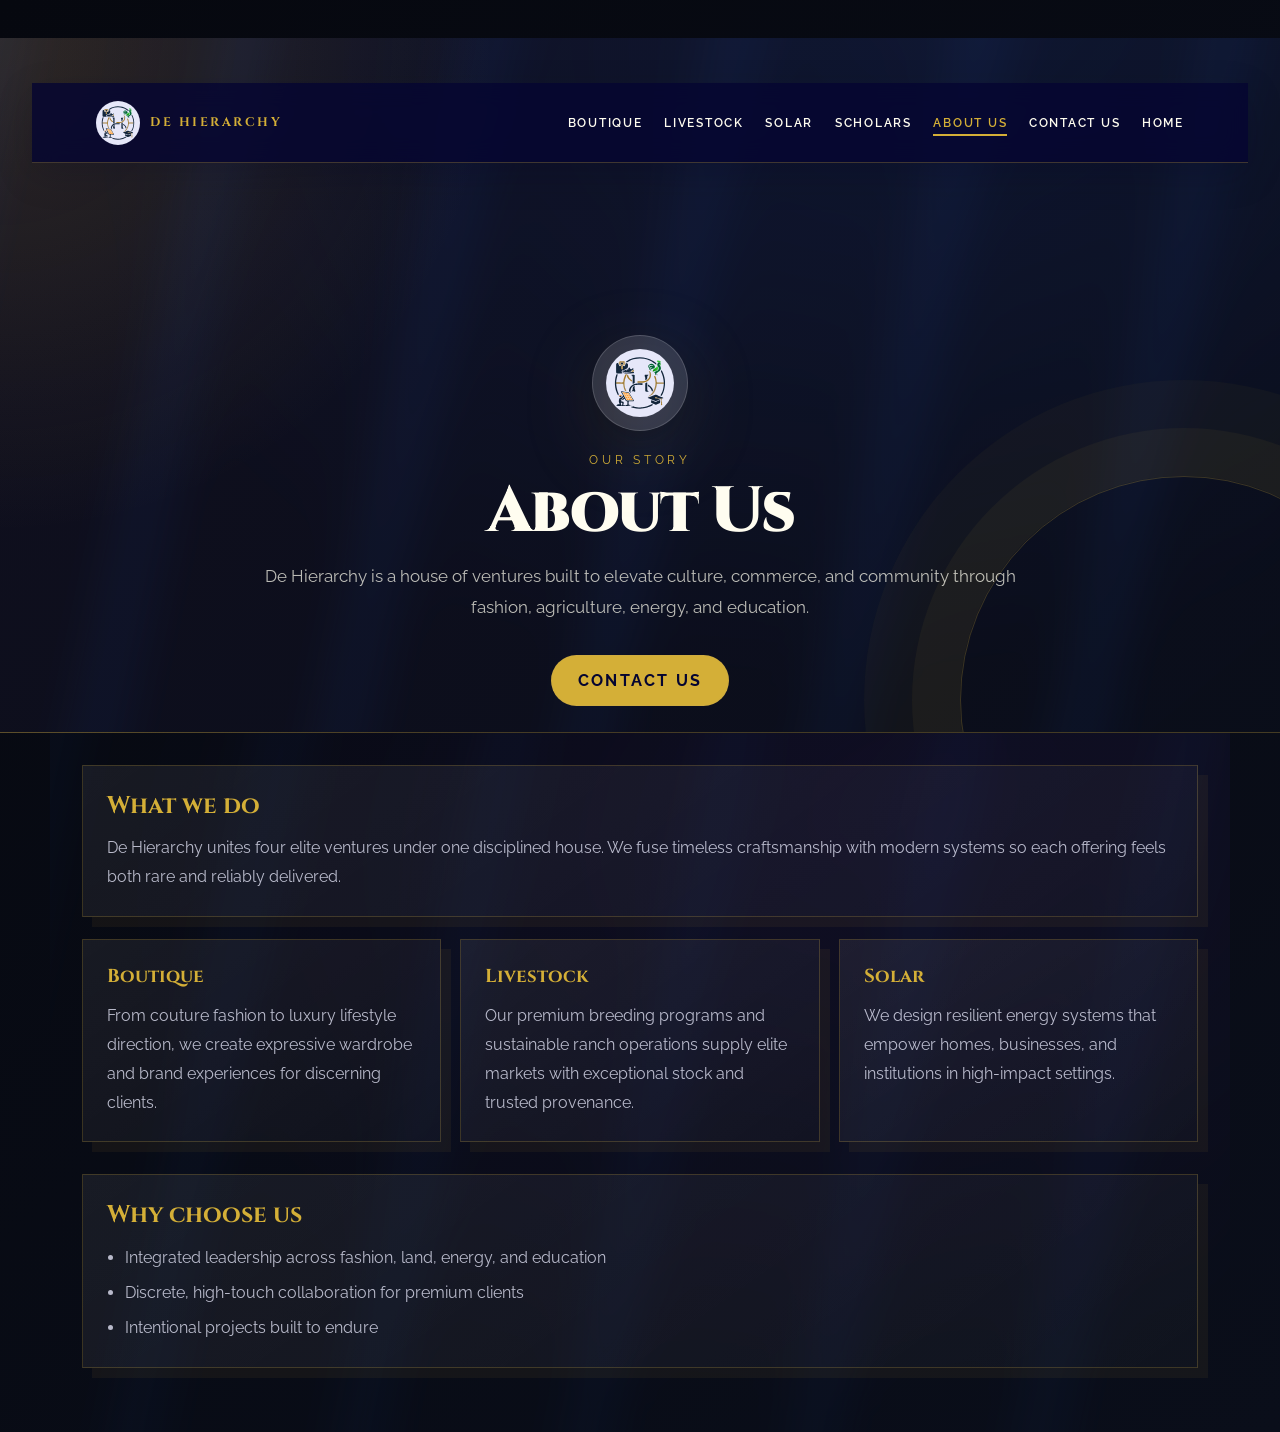
<file: about.html>
<!DOCTYPE html>
<html lang="en">
<head>
  <meta charset="UTF-8" />
  <meta name="viewport" content="width=device-width, initial-scale=1.0" />
  <title>About Us | De Hierarchy Hub</title>
  <link href="https://fonts.googleapis.com/css2?family=Cinzel:wght@400;600;700;900&family=Raleway:wght@300;400;500;600&display=swap" rel="stylesheet" />
  <link rel="stylesheet" href="styles.css" />
</head>
<body class="division-page about-page">
  <header class="division-page-header">
    <nav class="division-nav">
      <a href="index.html" class="nav-logo">
        <img src="assets/logo.svg" alt="Hierarchy logo" class="site-logo-img" />
        <span class="nav-logo-text">DE HIERARCHY</span>
      </a>
      <div class="nav-menu">
        <button class="nav-toggle" aria-expanded="false" aria-label="Open menu">
          <span></span>
        </button>
        <ul class="division-nav-links nav-links">
          <li><a href="boutique.html">Boutique</a></li>
          <li><a href="livestock.html">Livestock</a></li>
          <li><a href="solar.html">Solar</a></li>
          <li><a href="scholars.html">Scholars</a></li>
          <li><a href="about.html">About Us</a></li>
          <li><a href="contact.html">Contact Us</a></li>
          <li><a href="index.html">Home</a></li>
        </ul>
      </div>
    </nav>

    <div class="division-hero reveal">
      <div class="division-icon-wrap">
        <div class="division-icon">
          <img src="assets/logo.svg" alt="About icon" />
        </div>
      </div>
      <p class="division-kicker">Our story</p>
      <h1>About Us</h1>
      <p class="division-summary">De Hierarchy is a house of ventures built to elevate culture, commerce, and community through fashion, agriculture, energy, and education.</p>
      <a href="contact.html" class="button">Contact Us</a>
    </div>
  </header>

  <main class="division-shell">
    <section class="division-card reveal">
      <h2>What we do</h2>
      <p>De Hierarchy unites four elite ventures under one disciplined house. We fuse timeless craftsmanship with modern systems so each offering feels both rare and reliably delivered.</p>
    </section>

    <section class="division-grid">
      <article class="division-card reveal">
        <h3>Boutique</h3>
        <p>From couture fashion to luxury lifestyle direction, we create expressive wardrobe and brand experiences for discerning clients.</p>
      </article>
      <article class="division-card reveal">
        <h3>Livestock</h3>
        <p>Our premium breeding programs and sustainable ranch operations supply elite markets with exceptional stock and trusted provenance.</p>
      </article>
      <article class="division-card reveal">
        <h3>Solar</h3>
        <p>We design resilient energy systems that empower homes, businesses, and institutions in high-impact settings.</p>
      </article>
    </section>

    <section class="division-card reveal">
      <h2>Why choose us</h2>
      <ul class="division-list">
        <li>Integrated leadership across fashion, land, energy, and education</li>
        <li>Discrete, high-touch collaboration for premium clients</li>
        <li>Intentional projects built to endure</li>
      </ul>
    </section>
  </main>

  <script src="script.js"></script>
</body>
</html>
</file>
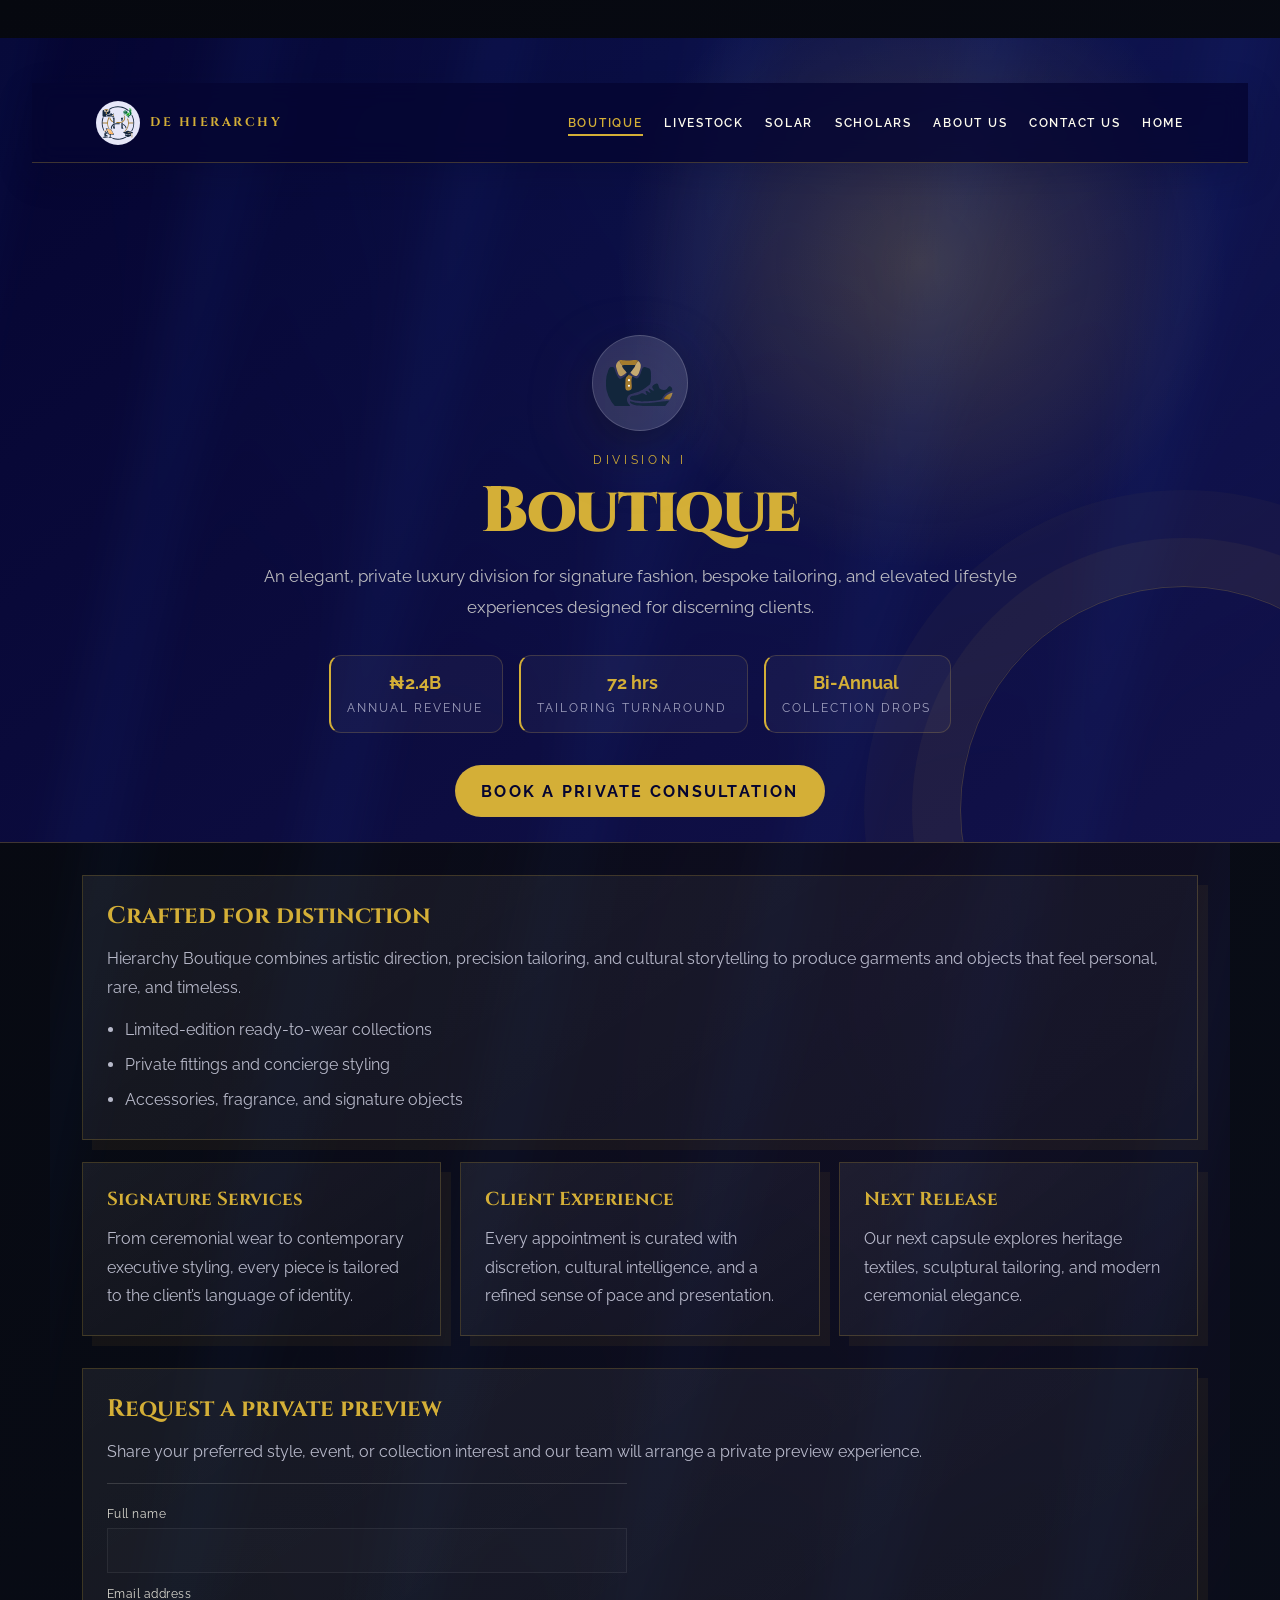
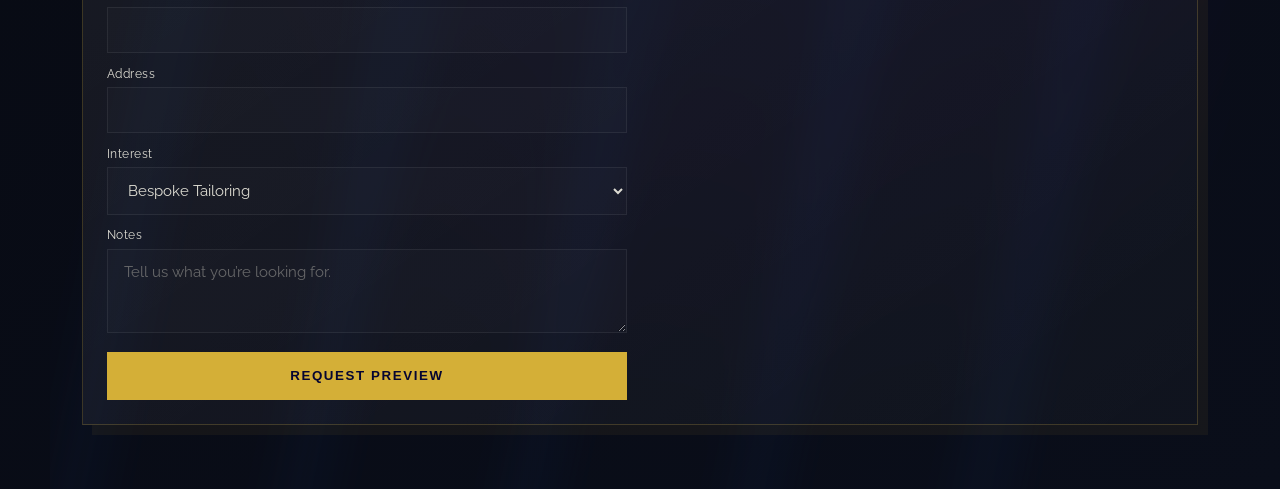
<file: boutique.html>
<!DOCTYPE html>
<html lang="en">
<head>
  <meta charset="UTF-8" />
  <meta name="viewport" content="width=device-width, initial-scale=1.0" />
  <title>Boutique | De Hierarchy</title>
  <link href="https://fonts.googleapis.com/css2?family=Cinzel:wght@400;600;700;900&family=Raleway:wght@300;400;500;600&display=swap" rel="stylesheet" />
  <link rel="stylesheet" href="styles.css" />
</head>
<body class="division-page boutique-page">
  <header class="division-page-header">
    <nav class="division-nav">
      <a href="index.html" class="nav-logo">
        <img src="assets/logo.svg" alt="Hierarchy logo" class="site-logo-img" />
        <span class="nav-logo-text">DE HIERARCHY</span>
      </a>
      <div class="nav-menu">
        <button class="nav-toggle" aria-expanded="false" aria-label="Open menu">
          <span></span>
        </button>
        <ul class="division-nav-links nav-links">
          <li><a href="boutique.html">Boutique</a></li>
          <li><a href="livestock.html">Livestock</a></li>
          <li><a href="solar.html">Solar</a></li>
          <li><a href="scholars.html">Scholars</a></li>
          <li><a href="about.html">About Us</a></li>
          <li><a href="contact.html">Contact Us</a></li>
          <li><a href="index.html">Home</a></li>
        </ul>
      </div>
    </nav>

    <div class="division-hero reveal">
      <div class="division-icon-wrap">
        <img src="assets/boutique icon.svg" alt="Boutique icon" class="division-icon" />
      </div>
      <p class="division-kicker">Division I</p>
      <h1>Boutique</h1>
      <p class="division-summary">An elegant, private luxury division for signature fashion, bespoke tailoring, and elevated lifestyle experiences designed for discerning clients.</p>
      <div class="division-stats">
        <div><strong>₦2.4B</strong><span>Annual Revenue</span></div>
        <div><strong>72 hrs</strong><span>Tailoring Turnaround</span></div>
        <div><strong>Bi-Annual</strong><span>Collection Drops</span></div>
      </div>
      <a href="index.html#contact" class="button">Book a Private Consultation</a>
    </div>
  </header>

  <main class="division-shell">
    <section class="division-card reveal">
      <h2>Crafted for distinction</h2>
      <p>Hierarchy Boutique combines artistic direction, precision tailoring, and cultural storytelling to produce garments and objects that feel personal, rare, and timeless.</p>
      <ul class="division-list">
        <li>Limited-edition ready-to-wear collections</li>
        <li>Private fittings and concierge styling</li>
        <li>Accessories, fragrance, and signature objects</li>
      </ul>
    </section>

    <section class="division-grid">
      <article class="division-card reveal">
        <h3>Signature Services</h3>
        <p>From ceremonial wear to contemporary executive styling, every piece is tailored to the client’s language of identity.</p>
      </article>
      <article class="division-card reveal">
        <h3>Client Experience</h3>
        <p>Every appointment is curated with discretion, cultural intelligence, and a refined sense of pace and presentation.</p>
      </article>
      <article class="division-card reveal">
        <h3>Next Release</h3>
        <p>Our next capsule explores heritage textiles, sculptural tailoring, and modern ceremonial elegance.</p>
      </article>
    </section>

    <section class="division-card reveal">
      <h2>Request a private preview</h2>
      <p>Share your preferred style, event, or collection interest and our team will arrange a private preview experience.</p>
      <form class="order-form division-form">
        <label>Full name<input type="text" name="name" required /></label>
        <label>Email address<input type="email" name="email" required /></label>
        <label>Address<input type="text" name="address" required /></label>
        <label>Interest<select name="interest">
          <option value="bespoke">Bespoke Tailoring</option>
          <option value="collection">Collection Preview</option>
          <option value="accessories">Accessories</option>
        </select></label>
        <label>Notes<textarea name="notes" placeholder="Tell us what you’re looking for."></textarea></label>
        <button class="order-submit" type="submit">Request Preview</button>
        <div class="order-success">Thanks — your boutique request has been received.</div>
      </form>
    </section>
  </main>

  <script src="script.js"></script>
</body>
</html>
</file>
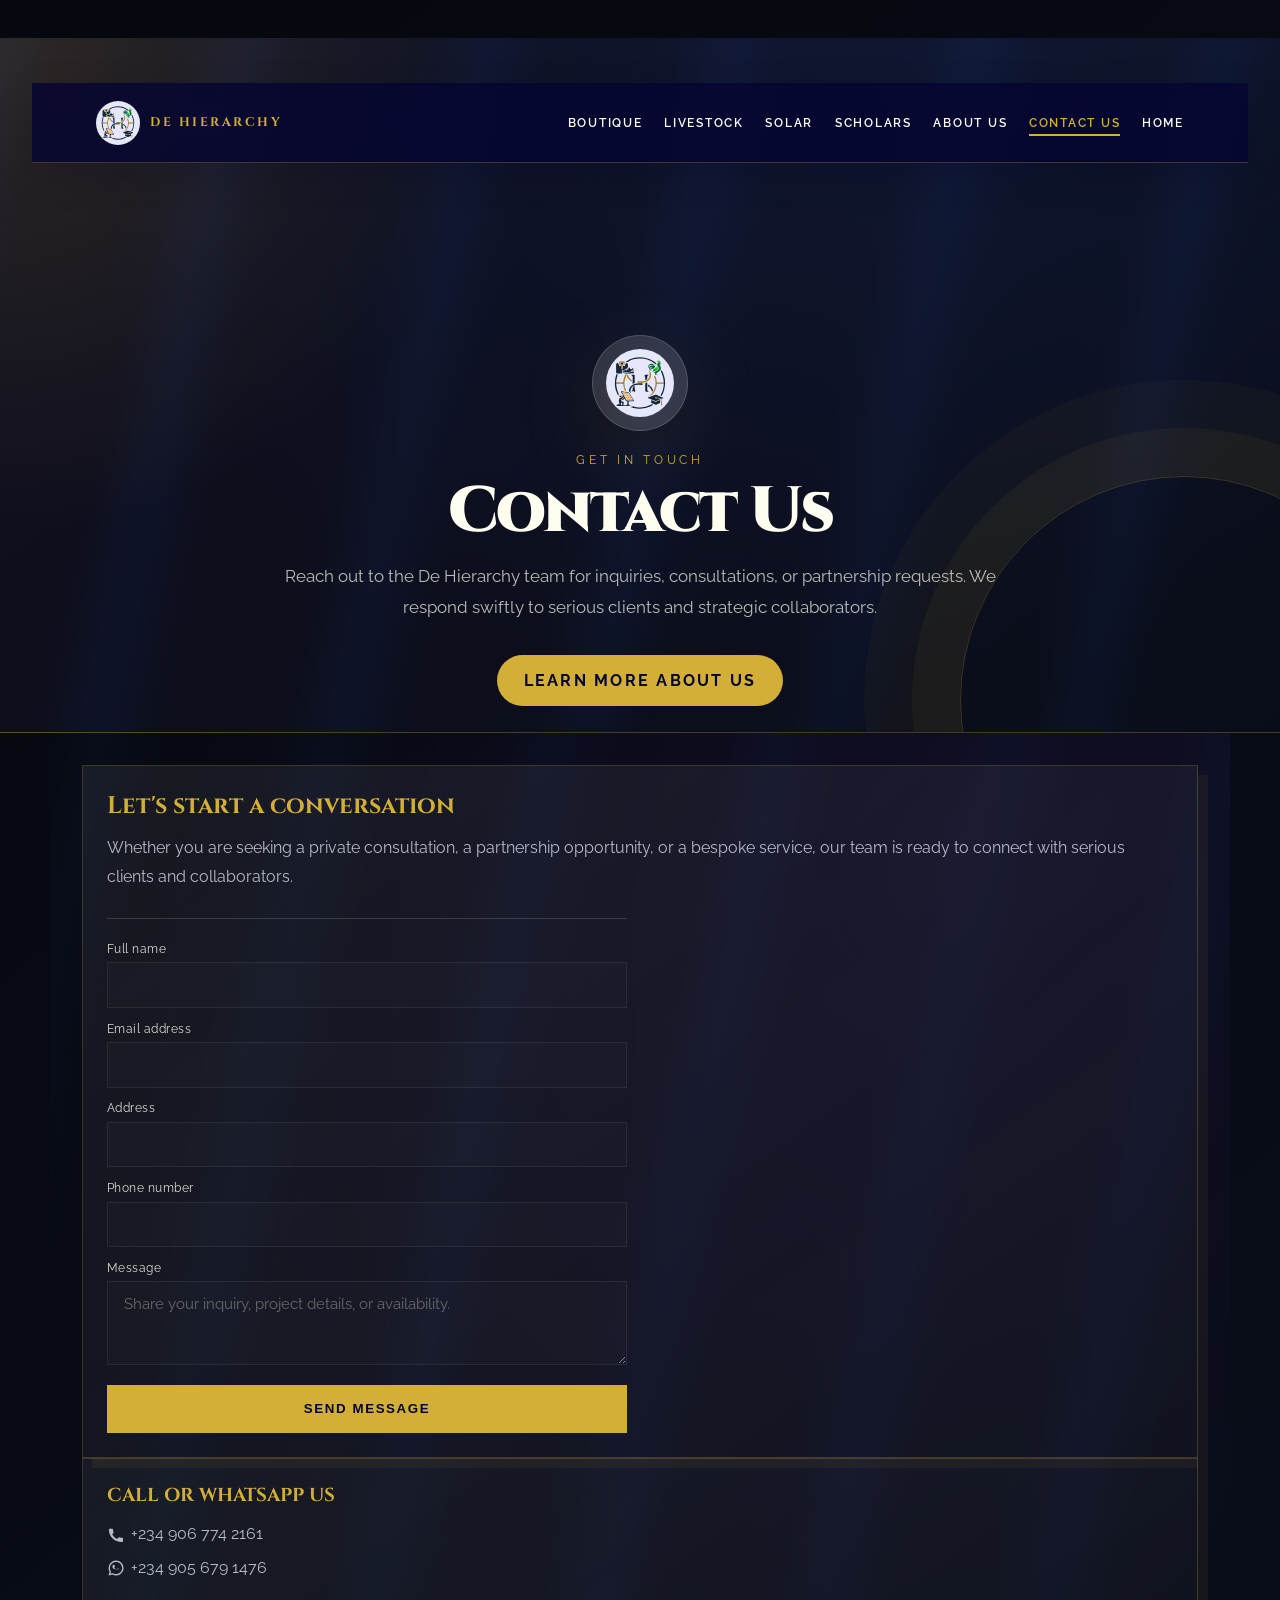
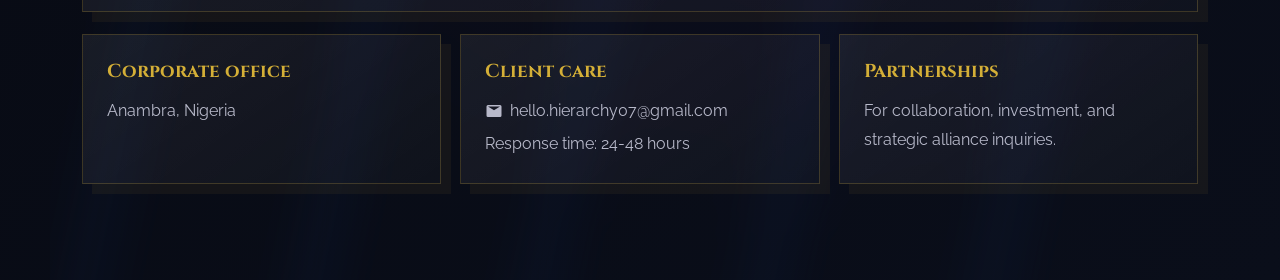
<file: contact.html>
<!DOCTYPE html>
<html lang="en">
<head>
  <meta charset="UTF-8" />
  <meta name="viewport" content="width=device-width, initial-scale=1.0" />
  <title>Contact Us | De Hierarchy</title>
  <link href="https://fonts.googleapis.com/css2?family=Cinzel:wght@400;600;700;900&family=Raleway:wght@300;400;500;600&display=swap" rel="stylesheet" />
  <link rel="stylesheet" href="styles.css" />
</head>
<body class="division-page contact-page">
  <header class="division-page-header">
    <nav class="division-nav">
      <a href="index.html" class="nav-logo">
        <img src="assets/logo.svg" alt="Hierarchy logo" class="site-logo-img" />
        <span class="nav-logo-text">DE HIERARCHY</span>
      </a>
      <div class="nav-menu">
        <button class="nav-toggle" aria-expanded="false" aria-label="Open menu">
          <span></span>
        </button>
        <ul class="division-nav-links nav-links">
          <li><a href="boutique.html">Boutique</a></li>
          <li><a href="livestock.html">Livestock</a></li>
          <li><a href="solar.html">Solar</a></li>
          <li><a href="scholars.html">Scholars</a></li>
          <li><a href="about.html">About Us</a></li>
          <li><a href="contact.html">Contact Us</a></li>
          <li><a href="index.html">Home</a></li>
        </ul>
      </div>
    </nav>

    <div class="division-hero reveal">
      <div class="division-icon-wrap">
        <div class="division-icon">
          <img src="assets/logo.svg" alt="Contact icon" />
        </div>
      </div>
      <p class="division-kicker">Get in touch</p>
      <h1>Contact Us</h1>
      <p class="division-summary">Reach out to the De Hierarchy team for inquiries, consultations, or partnership requests. We respond swiftly to serious clients and strategic collaborators.</p>
      <a href="about.html" class="button">Learn More About Us</a>
    </div>
  </header>

  <main class="division-shell">
    <section class="division-card reveal">
      <h2>Let's start a conversation</h2>
      <p>Whether you are seeking a private consultation, a partnership opportunity, or a bespoke service, our team is ready to connect with serious clients and collaborators.</p>
      <form id="contact-form" class="order-form" data-email="hello.hierarchy07@gmail.com">
        <label>Full name<input type="text" name="name" required /></label>
        <label>Email address<input type="email" name="email" required /></label>
        <label>Address<input type="text" name="address" required /></label>
        <label>Phone number<input type="tel" name="phone" /></label>
        <label>Message<textarea name="notes" placeholder="Share your inquiry, project details, or availability."></textarea></label>
        <button class="order-submit" type="submit">Send Message</button>
        <div class="order-success">Thanks — your message has been received.</div>
      </form>
    </section>

    <section class="division-card reveal">
      <h3>CALL OR WHATSAPP US</h3>
      <p><span style="display:inline-flex;align-items:center;gap:0.4rem;"><svg viewBox="0 0 24 24" width="18" height="18" fill="currentColor" aria-hidden="true"><path d="M6.62 10.79a15.053 15.053 0 006.59 6.59l2.2-2.2a1 1 0 011.1-.21c1.2.48 2.5.74 3.82.74a1 1 0 011 1v3.5a1 1 0 01-1 1C10.07 21.5 2.5 13.93 2.5 4.5a1 1 0 011-1H7a1 1 0 011 1c0 1.32.26 2.62.74 3.82a1 1 0 01-.21 1.1l-2.2 2.2z"></path></svg>+234 906 774 2161</span></p>
      <p><span style="display:inline-flex;align-items:center;gap:0.4rem;"><svg viewBox="0 0 24 24" width="18" height="18" fill="currentColor" aria-hidden="true"><path d="M12.04 2A9.96 9.96 0 002.08 12a9.84 9.84 0 001.3 4.95L2 22l5.2-1.37A9.95 9.95 0 0012.04 22c5.5 0 10-4.48 10-10S17.54 2 12.04 2zm0 18.1a8.14 8.14 0 01-4.15-1.15l-.3-.18-3.09.82.83-3.01-.2-.31A8.13 8.13 0 013.9 12c0-4.49 3.65-8.14 8.14-8.14s8.14 3.65 8.14 8.14-3.65 8.14-8.14 8.14zm4.46-6.12c-.24-.12-1.41-.69-1.63-.77-.22-.08-.38-.12-.54.12s-.62.77-.76.93c-.14.16-.28.18-.52.06-.24-.12-1.02-.37-1.94-1.2-.72-.64-1.2-1.43-1.34-1.67-.14-.24-.01-.37.11-.49.11-.11.24-.28.36-.42.12-.14.16-.24.24-.4.08-.16.04-.3-.02-.42-.06-.12-.54-1.3-.74-1.78-.2-.47-.4-.4-.54-.4-.14 0-.3 0-.46 0-.16 0-.42.06-.64.3-.22.24-.84.82-.84 2.01 0 1.19.86 2.33 1.02 2.81.12.05 1.63.66 2.52.93.89.27 1.75.23 2.14.14.39-.09 1.17-.48 1.34-.94.16-.46.16-.86.12-.94-.04-.08-.2-.12-.44-.24z"></path></svg>+234 905 679 1476</span></p>
    </section>

    <section class="division-grid">
      <article class="division-card reveal">
        <h3>Corporate office</h3>
        <p>Anambra, Nigeria</p>
      </article>
      <article class="division-card reveal">
        <h3>Client care</h3>
        <p><span style="display:inline-flex;align-items:center;gap:0.4rem;"><svg viewBox="0 0 24 24" width="18" height="18" fill="currentColor" aria-hidden="true"><path d="M20 4H4a2 2 0 00-2 2v12a2 2 0 002 2h16a2 2 0 002-2V6a2 2 0 00-2-2zm0 2l-8 5-8-5h16zm-8 7L4 6v12h16V6l-8 7z"></path></svg>hello.hierarchy07@gmail.com</span></p>
        <p>Response time: 24-48 hours</p>
      </article>
      <article class="division-card reveal">
        <h3>Partnerships</h3>
        <p>For collaboration, investment, and strategic alliance inquiries.</p>
      </article>
    </section>
  </main>

  <script src="script.js"></script>
</body>
</html>
</file>
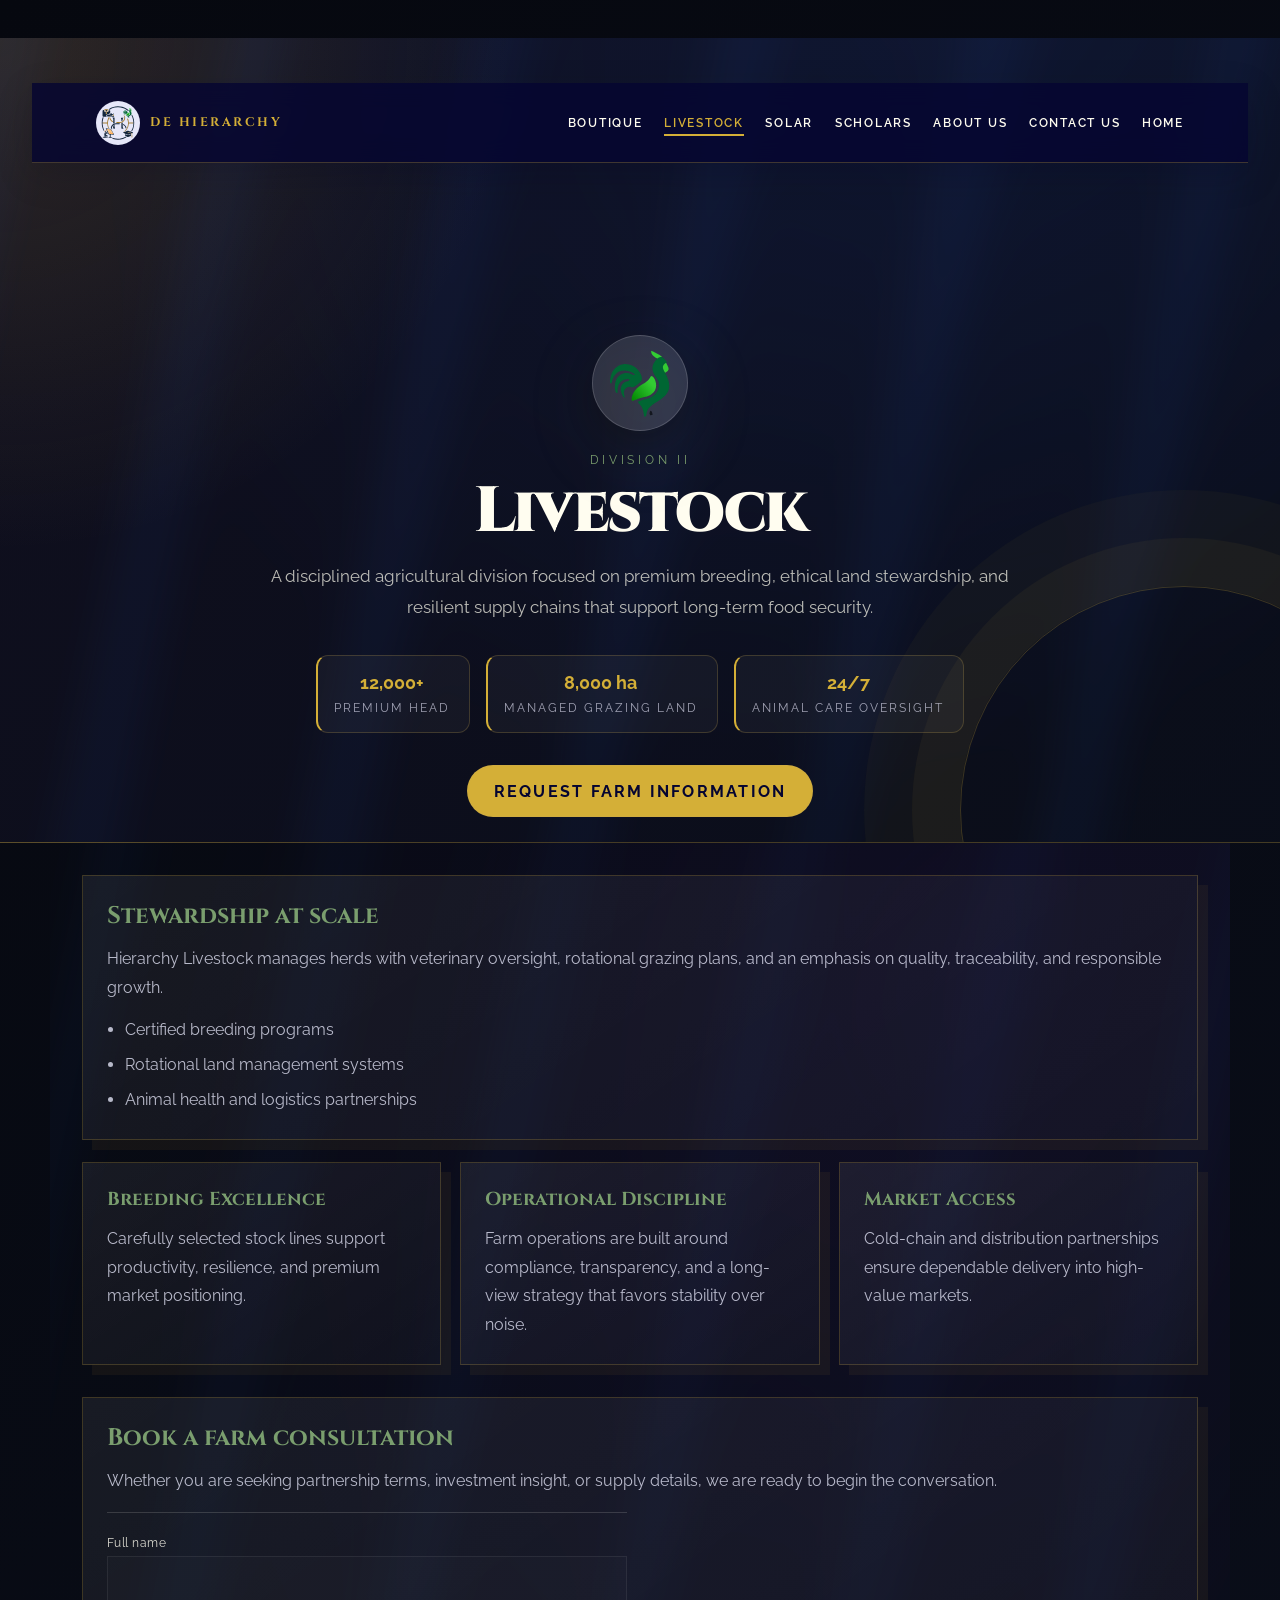
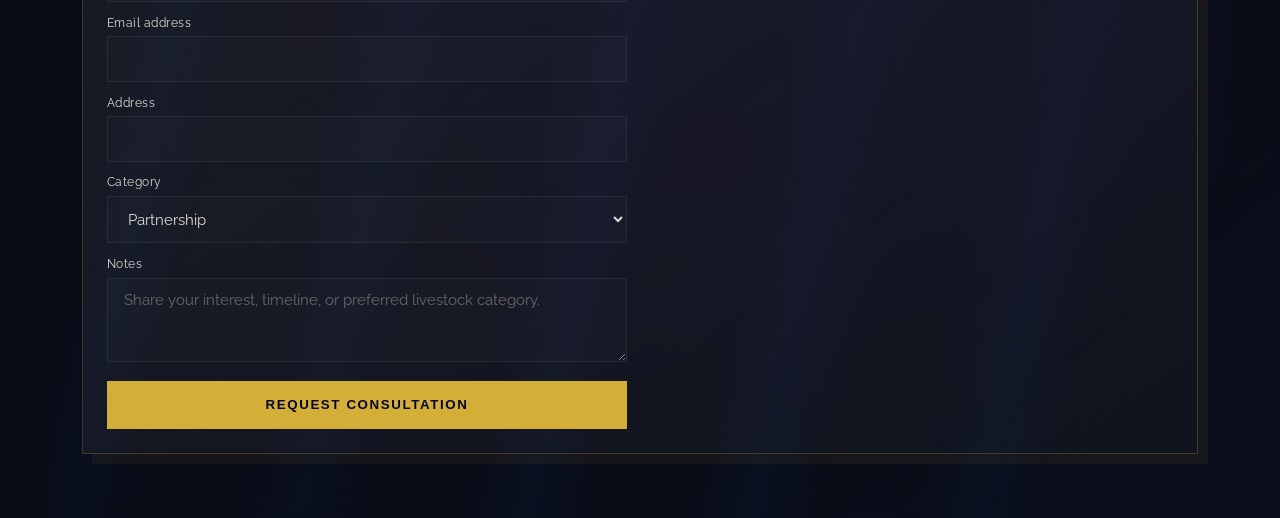
<file: livestock.html>
<!DOCTYPE html>
<html lang="en">
<head>
  <meta charset="UTF-8" />
  <meta name="viewport" content="width=device-width, initial-scale=1.0" />
  <title>Livestock | De Hierarchy</title>
  <link href="https://fonts.googleapis.com/css2?family=Cinzel:wght@400;600;700;900&family=Raleway:wght@300;400;500;600&display=swap" rel="stylesheet" />
  <link rel="stylesheet" href="styles.css" />
</head>
<body class="division-page livestock-page">
  <header class="division-page-header">
    <nav class="division-nav">
      <a href="index.html" class="nav-logo">
        <img src="assets/logo.svg" alt="Hierarchy logo" class="site-logo-img" />
        <span class="nav-logo-text">DE HIERARCHY</span>
      </a>
      <div class="nav-menu">
        <button class="nav-toggle" aria-expanded="false" aria-label="Open menu">
          <span></span>
        </button>
        <ul class="division-nav-links nav-links">
          <li><a href="boutique.html">Boutique</a></li>
          <li><a href="livestock.html">Livestock</a></li>
          <li><a href="solar.html">Solar</a></li>
          <li><a href="scholars.html">Scholars</a></li>
          <li><a href="about.html">About Us</a></li>
          <li><a href="contact.html">Contact Us</a></li>
          <li><a href="index.html">Home</a></li>
        </ul>
      </div>
    </nav>

    <div class="division-hero reveal">
      <div class="division-icon-wrap">
        <img src="assets/livestock icon.svg" alt="Livestock icon" class="division-icon" />
      </div>
      <p class="division-kicker">Division II</p>
      <h1>Livestock</h1>
      <p class="division-summary">A disciplined agricultural division focused on premium breeding, ethical land stewardship, and resilient supply chains that support long-term food security.</p>
      <div class="division-stats">
        <div><strong>12,000+</strong><span>Premium Head</span></div>
        <div><strong>8,000 ha</strong><span>Managed Grazing Land</span></div>
        <div><strong>24/7</strong><span>Animal Care Oversight</span></div>
      </div>
      <a href="index.html#contact" class="button">Request Farm Information</a>
    </div>
  </header>

  <main class="division-shell">
    <section class="division-card reveal">
      <h2>Stewardship at scale</h2>
      <p>Hierarchy Livestock manages herds with veterinary oversight, rotational grazing plans, and an emphasis on quality, traceability, and responsible growth.</p>
      <ul class="division-list">
        <li>Certified breeding programs</li>
        <li>Rotational land management systems</li>
        <li>Animal health and logistics partnerships</li>
      </ul>
    </section>

    <section class="division-grid">
      <article class="division-card reveal">
        <h3>Breeding Excellence</h3>
        <p>Carefully selected stock lines support productivity, resilience, and premium market positioning.</p>
      </article>
      <article class="division-card reveal">
        <h3>Operational Discipline</h3>
        <p>Farm operations are built around compliance, transparency, and a long-view strategy that favors stability over noise.</p>
      </article>
      <article class="division-card reveal">
        <h3>Market Access</h3>
        <p>Cold-chain and distribution partnerships ensure dependable delivery into high-value markets.</p>
      </article>
    </section>

    <section class="division-card reveal">
      <h2>Book a farm consultation</h2>
      <p>Whether you are seeking partnership terms, investment insight, or supply details, we are ready to begin the conversation.</p>
      <form class="order-form division-form">
        <label>Full name<input type="text" name="name" required /></label>
        <label>Email address<input type="email" name="email" required /></label>
        <label>Address<input type="text" name="address" required /></label>
        <label>Category<select name="category">
          <option value="partnership">Partnership</option>
          <option value="supply">Supply Inquiry</option>
          <option value="investment">Investment</option>
        </select></label>
        <label>Notes<textarea name="notes" placeholder="Share your interest, timeline, or preferred livestock category."></textarea></label>
        <button class="order-submit" type="submit">Request Consultation</button>
        <div class="order-success">Thanks — your livestock inquiry has been received.</div>
      </form>
    </section>
  </main>

  <script src="script.js"></script>
</body>
</html>
</file>
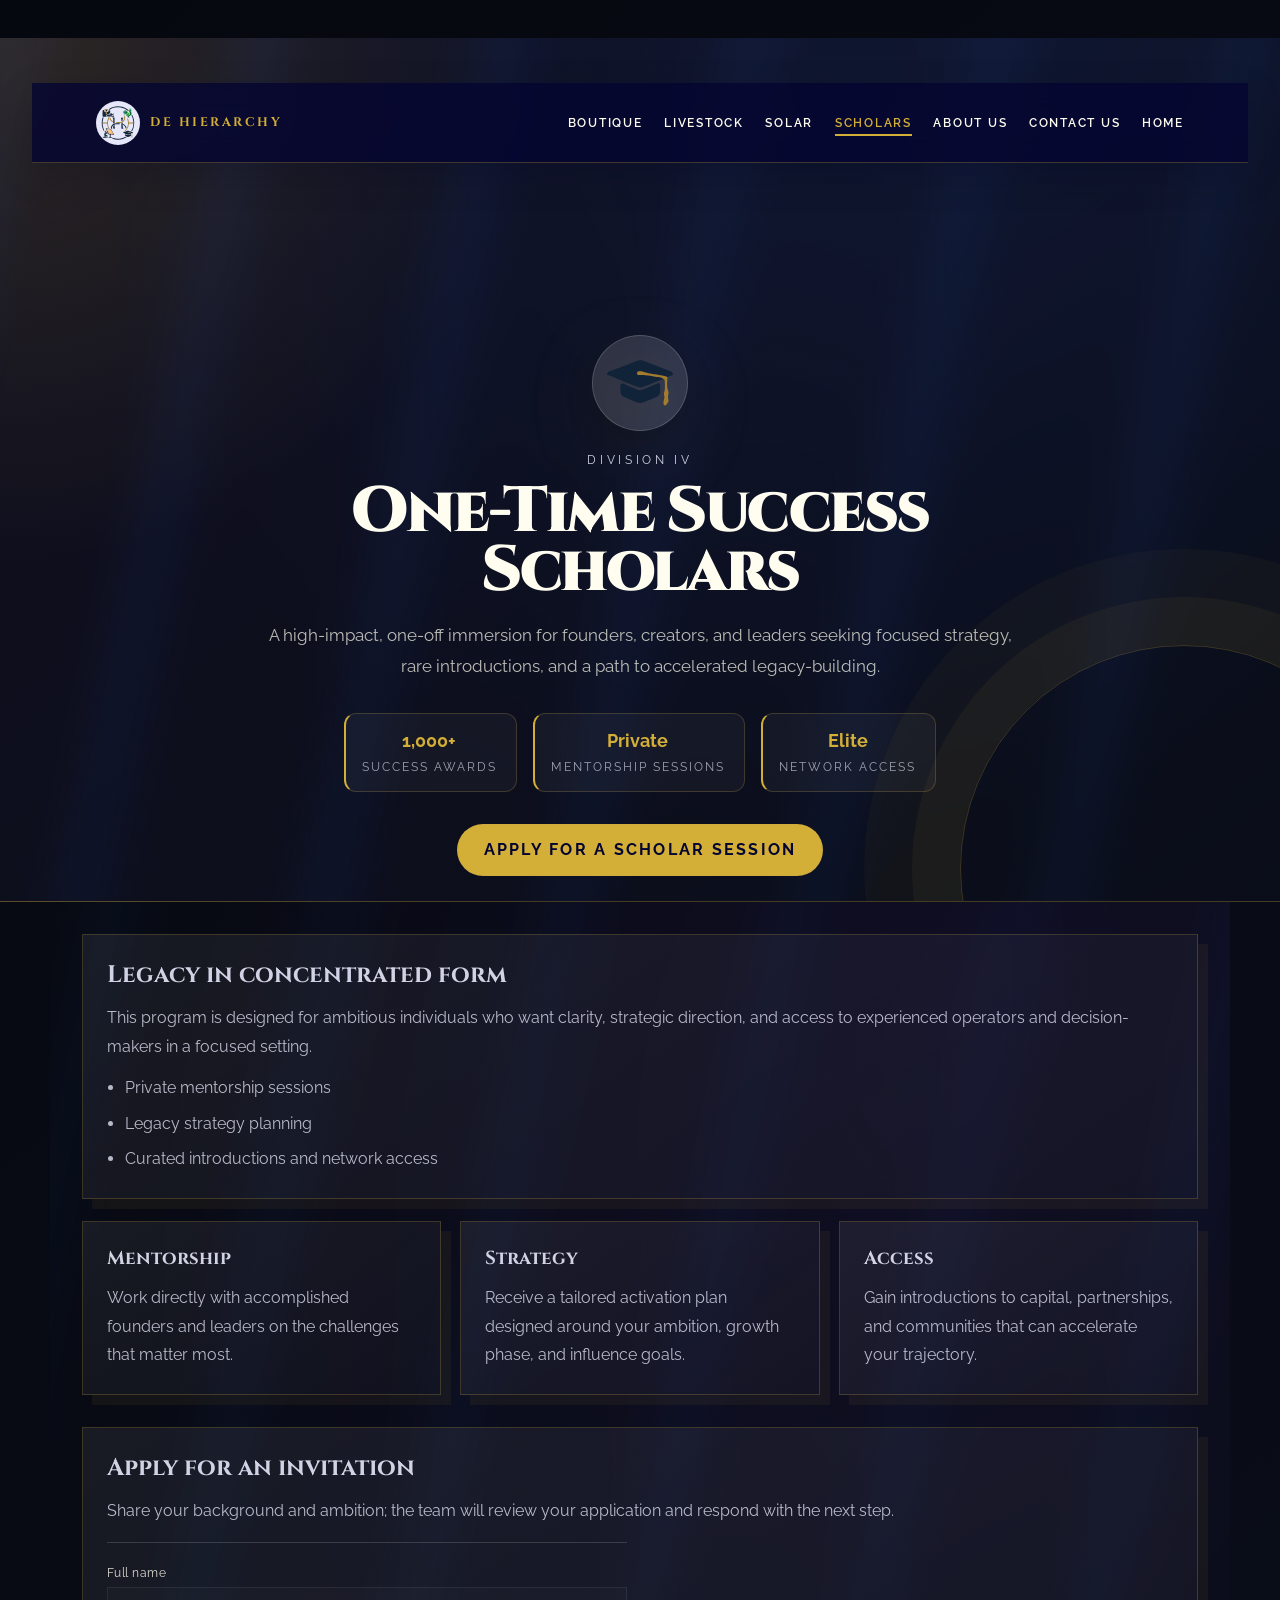
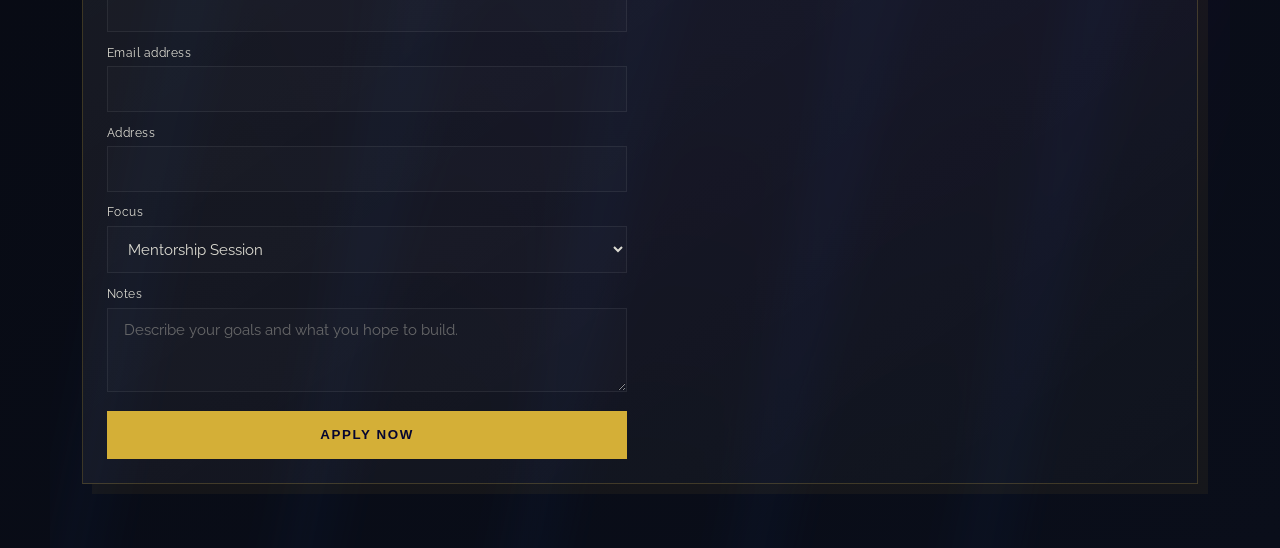
<file: scholars.html>
<!DOCTYPE html>
<html lang="en">
<head>
  <meta charset="UTF-8" />
  <meta name="viewport" content="width=device-width, initial-scale=1.0" />
  <title>Scholars | De Hierarchy</title>
  <link href="https://fonts.googleapis.com/css2?family=Cinzel:wght@400;600;700;900&family=Raleway:wght@300;400;500;600&display=swap" rel="stylesheet" />
  <link rel="stylesheet" href="styles.css" />
</head>
<body class="division-page scholars-page">
  <header class="division-page-header">
    <nav class="division-nav">
      <a href="index.html" class="nav-logo">
        <img src="assets/logo.svg" alt="Hierarchy logo" class="site-logo-img" />
        <span class="nav-logo-text">DE HIERARCHY</span>
      </a>
      <div class="nav-menu">
        <button class="nav-toggle" aria-expanded="false" aria-label="Open menu">
          <span></span>
        </button>
        <ul class="division-nav-links nav-links">
          <li><a href="boutique.html">Boutique</a></li>
          <li><a href="livestock.html">Livestock</a></li>
          <li><a href="solar.html">Solar</a></li>
          <li><a href="scholars.html">Scholars</a></li>
          <li><a href="about.html">About Us</a></li>
          <li><a href="contact.html">Contact Us</a></li>
          <li><a href="index.html">Home</a></li>
        </ul>
      </div>
    </nav>

    <div class="division-hero reveal">
      <div class="division-icon-wrap">
        <img src="assets/education icon.svg" alt="Education icon" class="division-icon" />
      </div>
      <p class="division-kicker">Division IV</p>
      <h1>One-Time Success Scholars</h1>
      <p class="division-summary">A high-impact, one-off immersion for founders, creators, and leaders seeking focused strategy, rare introductions, and a path to accelerated legacy-building.</p>
      <div class="division-stats">
        <div><strong>1,000+</strong><span>Success Awards</span></div>
        <div><strong>Private</strong><span>Mentorship Sessions</span></div>
        <div><strong>Elite</strong><span>Network Access</span></div>
      </div>
      <a href="index.html#contact" class="button">Apply for a Scholar Session</a>
    </div>
  </header>

  <main class="division-shell">
    <section class="division-card reveal">
      <h2>Legacy in concentrated form</h2>
      <p>This program is designed for ambitious individuals who want clarity, strategic direction, and access to experienced operators and decision-makers in a focused setting.</p>
      <ul class="division-list">
        <li>Private mentorship sessions</li>
        <li>Legacy strategy planning</li>
        <li>Curated introductions and network access</li>
      </ul>
    </section>

    <section class="division-grid">
      <article class="division-card reveal">
        <h3>Mentorship</h3>
        <p>Work directly with accomplished founders and leaders on the challenges that matter most.</p>
      </article>
      <article class="division-card reveal">
        <h3>Strategy</h3>
        <p>Receive a tailored activation plan designed around your ambition, growth phase, and influence goals.</p>
      </article>
      <article class="division-card reveal">
        <h3>Access</h3>
        <p>Gain introductions to capital, partnerships, and communities that can accelerate your trajectory.</p>
      </article>
    </section>

    <section class="division-card reveal">
      <h2>Apply for an invitation</h2>
      <p>Share your background and ambition; the team will review your application and respond with the next step.</p>
      <form class="order-form division-form">
        <label>Full name<input type="text" name="name" required /></label>
        <label>Email address<input type="email" name="email" required /></label>
        <label>Address<input type="text" name="address" required /></label>
        <label>Focus<select name="focus">
          <option value="mentorship">Mentorship Session</option>
          <option value="strategy">Strategy Plan</option>
          <option value="network">Network Access</option>
        </select></label>
        <label>Notes<textarea name="notes" placeholder="Describe your goals and what you hope to build."></textarea></label>
        <button class="order-submit" type="submit">Apply Now</button>
        <div class="order-success">Thanks — your scholar application has been received.</div>
      </form>
    </section>
  </main>

  <script src="script.js"></script>
</body>
</html>
</file>
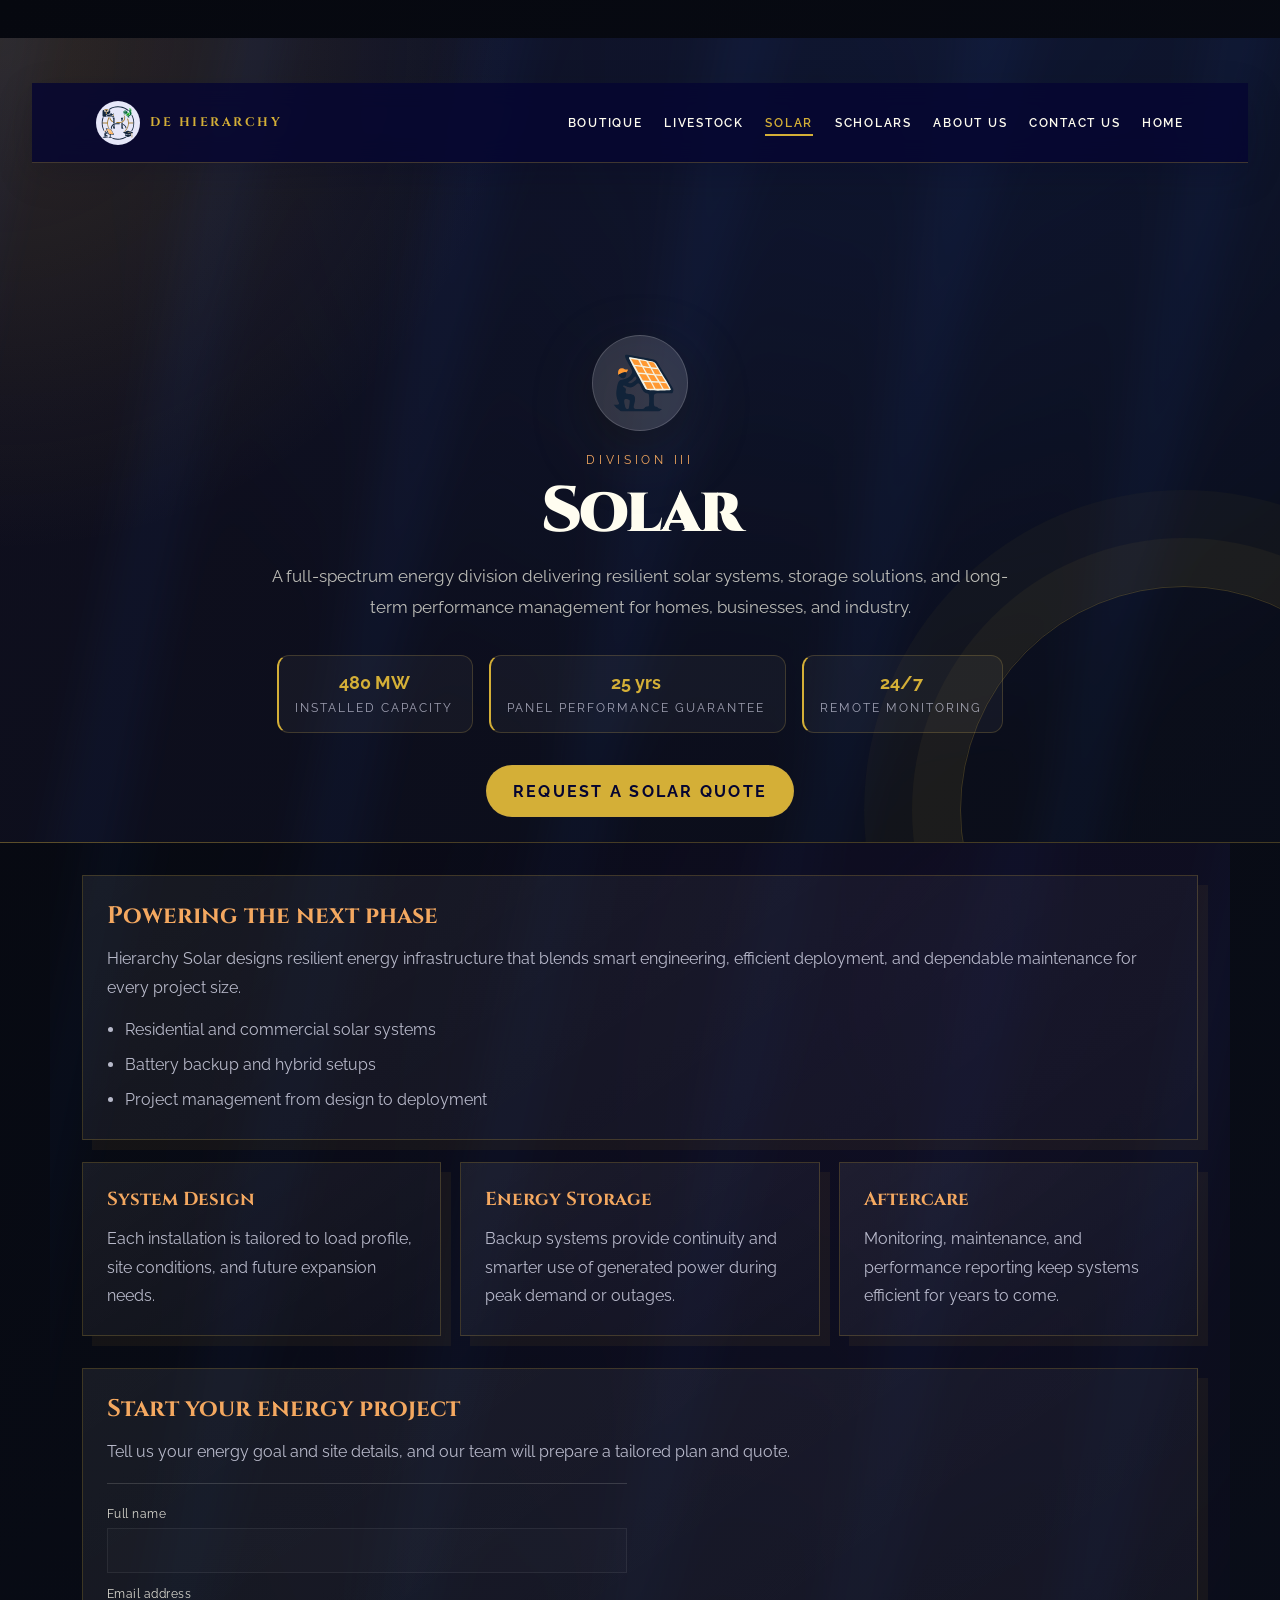
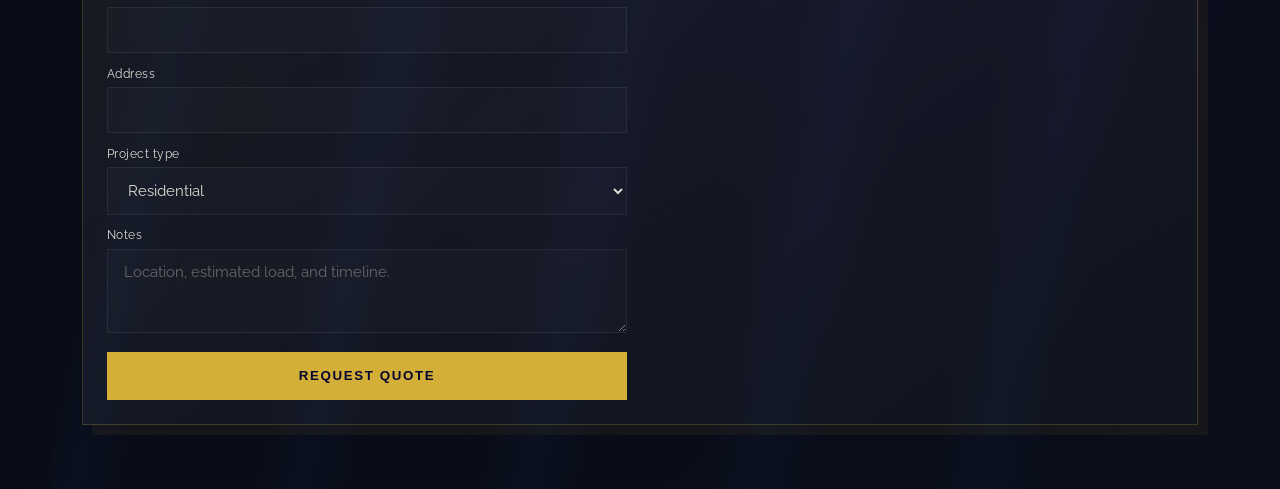
<file: solar.html>
<!DOCTYPE html>
<html lang="en">
<head>
  <meta charset="UTF-8" />
  <meta name="viewport" content="width=device-width, initial-scale=1.0" />
  <title>Solar | De Hierarchy</title>
  <link href="https://fonts.googleapis.com/css2?family=Cinzel:wght@400;600;700;900&family=Raleway:wght@300;400;500;600&display=swap" rel="stylesheet" />
  <link rel="stylesheet" href="styles.css" />
</head>
<body class="division-page solar-page">
  <header class="division-page-header">
    <nav class="division-nav">
      <a href="index.html" class="nav-logo">
        <img src="assets/logo.svg" alt="Hierarchy logo" class="site-logo-img" />
        <span class="nav-logo-text">DE HIERARCHY</span>
      </a>
      <div class="nav-menu">
        <button class="nav-toggle" aria-expanded="false" aria-label="Open menu">
          <span></span>
        </button>
        <ul class="division-nav-links nav-links">
          <li><a href="boutique.html">Boutique</a></li>
          <li><a href="livestock.html">Livestock</a></li>
          <li><a href="solar.html">Solar</a></li>
          <li><a href="scholars.html">Scholars</a></li>
          <li><a href="about.html">About Us</a></li>
          <li><a href="contact.html">Contact Us</a></li>
          <li><a href="index.html">Home</a></li>
        </ul>
      </div>
    </nav>

    <div class="division-hero reveal">
      <div class="division-icon-wrap">
        <img src="assets/solar icon.svg" alt="Solar icon" class="division-icon" />
      </div>
      <p class="division-kicker">Division III</p>
      <h1>Solar</h1>
      <p class="division-summary">A full-spectrum energy division delivering resilient solar systems, storage solutions, and long-term performance management for homes, businesses, and industry.</p>
      <div class="division-stats">
        <div><strong>480 MW</strong><span>Installed Capacity</span></div>
        <div><strong>25 yrs</strong><span>Panel Performance Guarantee</span></div>
        <div><strong>24/7</strong><span>Remote Monitoring</span></div>
      </div>
      <a href="index.html#contact" class="button">Request a Solar Quote</a>
    </div>
  </header>

  <main class="division-shell">
    <section class="division-card reveal">
      <h2>Powering the next phase</h2>
      <p>Hierarchy Solar designs resilient energy infrastructure that blends smart engineering, efficient deployment, and dependable maintenance for every project size.</p>
      <ul class="division-list">
        <li>Residential and commercial solar systems</li>
        <li>Battery backup and hybrid setups</li>
        <li>Project management from design to deployment</li>
      </ul>
    </section>

    <section class="division-grid">
      <article class="division-card reveal">
        <h3>System Design</h3>
        <p>Each installation is tailored to load profile, site conditions, and future expansion needs.</p>
      </article>
      <article class="division-card reveal">
        <h3>Energy Storage</h3>
        <p>Backup systems provide continuity and smarter use of generated power during peak demand or outages.</p>
      </article>
      <article class="division-card reveal">
        <h3>Aftercare</h3>
        <p>Monitoring, maintenance, and performance reporting keep systems efficient for years to come.</p>
      </article>
    </section>

    <section class="division-card reveal">
      <h2>Start your energy project</h2>
      <p>Tell us your energy goal and site details, and our team will prepare a tailored plan and quote.</p>
      <form class="order-form division-form">
        <label>Full name<input type="text" name="name" required /></label>
        <label>Email address<input type="email" name="email" required /></label>
        <label>Address<input type="text" name="address" required /></label>
        <label>Project type<select name="projectType">
          <option value="residential">Residential</option>
          <option value="commercial">Commercial</option>
          <option value="industrial">Industrial</option>
        </select></label>
        <label>Notes<textarea name="notes" placeholder="Location, estimated load, and timeline."></textarea></label>
        <button class="order-submit" type="submit">Request Quote</button>
        <div class="order-success">Thanks — your solar request has been received.</div>
      </form>
    </section>
  </main>

  <script src="script.js"></script>
</body>
</html>
</file>
<file: styles.css>
*, *::before, *::after { box-sizing: border-box; margin: 0; padding: 0; }

:root {
  --navy:   #0A0E1A;
  --ivory:  #E6E7F9;
  --gold:   #C9A84C;
  --gold-lt:#E2C97A;
  --sage:   #4A6741;
  --sage-lt:#7A9E6E;
  --amber:  #E87D2B;
  --amber-lt:#F4A860;
  --white:  #FFFFFF;
}

html { scroll-behavior: smooth; }

body {
  font-family: 'Raleway', sans-serif;
  background: var(--navy);
  color: var(--ivory);
  overflow-x: hidden;
  padding-top: 2.4rem;
}

.site-banner {
  position: fixed;
  top: 0;
  left: 0;
  width: 100%;
  overflow: hidden;
  z-index: 110;
  background: rgba(30, 33, 49, 0.95);
  color: var(--ivory);
  text-align: center;
  padding: 0.75rem 1rem;
  font-size: 0.95rem;
  letter-spacing: 0.14em;
  text-transform: uppercase;
  opacity: 0.95;
}

.site-banner__track {
  display: inline-flex;
  white-space: nowrap;
  animation: slideHoriz 24s linear infinite;
}

.site-banner__track span {
  display: inline-block;
  margin-right: 3rem;
}

@keyframes slideHoriz {
  0% { transform: translateX(0); }
  100% { transform: translateX(-50%); }
}

/* ─── NAV ─── */
nav {
  position: fixed; top: 2.4rem; left: 0; width: 100%; z-index: 100;
  display: flex; align-items: center; justify-content: space-between;
  padding: 1.4rem 4rem;
  background: rgba(10, 14, 26, 0.85);
  backdrop-filter: blur(12px);
  border-bottom: 1px solid rgba(201,168,76,0.18);
}
.nav-logo {
  display: inline-flex;
  align-items: center;
  gap: 0.85rem;
  font-family: 'Cinzel', serif;
  font-weight: 700; font-size: 1.45rem;
  color: var(--gold); letter-spacing: 0.18em;
  text-decoration: none;
  opacity: 0;
  transform: translateY(-6px);
  animation: navLogoIntro 0.8s ease-out 0.2s forwards;
}
.nav-logo:hover {
  transform: translateY(-4px);
}
.nav-menu {
  display: flex;
  align-items: center;
  gap: 1rem;
  background: rgba(255,255,255,0.06);
  border: 1px solid rgba(201,168,76,0.18);
  border-radius: 999px;
  padding: 0.7rem 1rem 0.6rem;
}
.nav-toggle {
  display: none;
  width: 34px;
  height: 34px;
  border: 1px solid rgba(201,168,76,0.18);
  border-radius: 50%;
  background: transparent;
  color: var(--gold);
  cursor: pointer;
  outline: none;
  position: relative;
  flex-shrink: 0;
}
.nav-toggle span,
.nav-toggle span::before,
.nav-toggle span::after {
  content: '';
  position: absolute;
  left: 50%;
  width: 14px;
  height: 2px;
  background: var(--gold);
  transform: translateX(-50%);
  transition: transform 0.2s ease, opacity 0.2s ease;
}
.nav-toggle span { top: 50%; }
.nav-toggle span::before { top: 9px; }
.nav-toggle span::after { top: -9px; }
.nav-toggle[aria-expanded="true"] span { background: transparent; }
.nav-toggle[aria-expanded="true"] span::before { transform: translateX(-50%) rotate(45deg); top: 0; }
.nav-toggle[aria-expanded="true"] span::after { transform: translateX(-50%) rotate(-45deg); top: 0; }
.nav-links {
  display: flex; gap: 1.35rem; list-style: none; align-items: center;
}
.nav-links li {
  display: inline-flex;
}
.nav-links a {
  font-family: 'Raleway', sans-serif;
  font-size: 0.78rem; font-weight: 600;
  letter-spacing: 0.14em; text-transform: uppercase;
  color: var(--ivory); opacity: 0.72; text-decoration: none;
  transition: opacity 0.2s, color 0.2s;
}
.nav-links a:hover { opacity: 1; color: var(--gold); }
/* Footer should show the same logo styling but without the intro animation */
footer .nav-logo {
  opacity: 1; transform: none; animation: none;
}
.site-logo-img {
  height: 44px;
  width: auto;
  display: block;
  animation: logoPulse 3.5s ease-in-out infinite;
}
.nav-logo-text {
  display: inline-block;
  font-size: 1rem;
  letter-spacing: 0.14em;
  text-transform: uppercase;
  color: var(--gold);
  opacity: 0;
  transform: translateX(-10px);
  animation: navTextIntro 0.8s ease-out 0.35s forwards;
}
.nav-links { display: flex; gap: 2.4rem; list-style: none; }
@keyframes navLogoIntro {
  to {
    opacity: 1;
    transform: translateY(0);
  }
}
@keyframes navTextIntro {
  to {
    opacity: 1;
    transform: translateX(0);
  }
}
@keyframes navLinkIntro {
  from { opacity: 0; transform: translateX(-10px); }
  to   { opacity: 1; transform: translateX(0); }
}
@keyframes logoPulse {
  0%, 100% { transform: scale(1); }
  50% { transform: scale(1.04); }
}
.nav-links a {
  font-family: 'Raleway', sans-serif;
  font-size: 0.78rem; font-weight: 600;
  letter-spacing: 0.14em; text-transform: uppercase;
  color: var(--ivory); opacity: 0.72; text-decoration: none;
  transition: opacity 0.2s, color 0.2s;
}
.nav-links a:hover { opacity: 1; color: var(--gold); }

/* Hidden header state applied when footer is in view */
nav.nav-hidden {
  transform: translateY(-120%);
  opacity: 0;
  pointer-events: none;
  transition: transform 0.35s ease, opacity 0.35s ease;
}

/* ─── HERO ─── */
#hero {
  min-height: 100vh;
  display: flex; flex-direction: column;
  align-items: center; justify-content: flex-start;
  text-align: center;
  padding: 0 2rem 2rem;
  position: relative;
  overflow: hidden;
}
.hero-bg {
  position: absolute; inset: 0;
  overflow: hidden;
  background:
    radial-gradient(ellipse 62% 78% at 68% 18%, rgba(36,105,255,0.22), transparent 68%),
    radial-gradient(ellipse 45% 58% at 18% 70%, rgba(124,58,237,0.16), transparent 72%),
    linear-gradient(180deg, #11131c 0%, #0A0E1A 100%);
}
.hero-bg::before {
  content: '';
  position: absolute;
  inset: -18% -10%;
  opacity: 0.7;
  background:
    repeating-linear-gradient(90deg,
      transparent 0 5.5%,
      rgba(107,155,255,0.08) 6%,
      rgba(36,105,255,0.2) 7.5%,
      transparent 10.5% 15%),
    linear-gradient(115deg, transparent 12%, rgba(124,58,237,0.2) 42%, rgba(107,155,255,0.14) 58%, transparent 82%);
  filter: blur(22px) saturate(115%);
  transform: skewX(-12deg) translateX(-5%);
  animation: gradientBlinds 16s ease-in-out infinite alternate;
}
.hero-bg::after {
  content: '';
  position: absolute;
  inset: 0;
  background: linear-gradient(to bottom, transparent 0%, transparent 54%, rgba(10,14,26,0.68) 100%);
}
@keyframes gradientBlinds {
  0% { transform: skewX(-12deg) translateX(-8%) scale(1.04); }
  100% { transform: skewX(-12deg) translateX(8%) scale(1.08); }
}
.hero-rule {
  position: absolute; top: 50%; left: 50%;
  transform: translate(-50%,-50%) rotate(15deg);
  width: 1px; height: 120%;
  background: linear-gradient(to bottom, transparent, rgba(201,168,76,0.35), transparent);
}
.hero-content {
  position: relative; z-index: 2;
  display: flex; flex-direction: column; align-items: center;
  margin-top: 5rem;
  padding-top: 1.6rem;
}
.hero-logo {
  opacity: 0;
  transform: translateY(-18px) scale(0.82);
  transition: opacity 0.6s ease-out, transform 0.6s ease-out;
  margin-bottom: 1.4rem;
  display: inline-flex;
  justify-content: center;
  align-items: center;
  border-radius: 9999px;
}
.hero-logo.visible {
  opacity: 1;
  transform: translateY(0) scale(1);
  animation: logoGlow 3.6s ease-in-out infinite 0.5s;
}
.hero-logo img {
  height: 140px;
  width: auto;
  max-width: 180px;
  filter: drop-shadow(0 16px 40px rgba(201,168,76,0.28));
  transition: filter 0.4s ease, transform 0.4s ease;
  border-radius: 50%;
}
.hero-logo.visible img {
  transform: scale(1.02);
  filter: drop-shadow(0 18px 34px rgba(201,168,76,0.35));
}
@keyframes logoGlow {
  0%, 100% {
    box-shadow: 0 0 0 0 rgba(201,168,76,0.18);
  }
  50% {
    box-shadow: 0 0 0 24px rgba(201,168,76,0.12);
  }
}
@keyframes divisionIconReveal {
  0% {
    opacity: 0;
    transform: translateY(-18px) scale(0.82);
  }
  100% {
    opacity: 1;
    transform: translateY(0) scale(1);
  }
}
@keyframes divisionIconGlow {
  0%, 100% {
    box-shadow: 0 0 0 0 rgba(201,168,76,0.18);
  }
  50% {
    box-shadow: 0 0 0 20px rgba(201,168,76,0.1);
  }
}
.hero-eyebrow {
  font-family: 'Raleway', sans-serif;
  font-size: 0.7rem; font-weight: 600;
  letter-spacing: 0.35em; text-transform: uppercase;
  color: var(--gold); opacity: 0.8;
  margin-bottom: 1.4rem;
}
h1 {
  font-family: 'Cinzel', serif;
  font-weight: 900; font-size: clamp(2.2rem, 5.4vw, 4.4rem);
  line-height: 0.92;
  color: var(--ivory);
  letter-spacing: 0.04em;
}
h1 span { color: var(--gold); }
.hero-tagline {
  margin-top: 1.1rem;
  font-size: clamp(0.68rem, 1.2vw, 0.82rem);
  font-weight: 300; letter-spacing: 0.04em;
  color: rgba(230,231,249,0.6);
  max-width: 430px; margin-left: auto; margin-right: auto;
  line-height: 1.45;
}
.hero-divisions {
  margin-top: 3.2rem;
  display: flex; gap: 1.2rem; justify-content: center; flex-wrap: wrap;
}
.hero-pill {
  font-size: 0.56rem; font-weight: 600;
  letter-spacing: 0.12em; text-transform: uppercase;
  border: 1px solid rgba(201,168,76,0.4);
  color: var(--gold); padding: 0.4rem 0.95rem;
  border-radius: 2px; text-decoration: none;
  transition: background 0.25s, color 0.25s;
}
.hero-pill:hover { background: var(--gold); color: var(--navy); }
.hero-scroll {
  position: absolute; bottom: 2.4rem; left: 50%; transform: translateX(-50%);
  display: flex; flex-direction: column; align-items: center; gap: 0.5rem;
  font-size: 0.62rem; letter-spacing: 0.22em; text-transform: uppercase;
  color: rgba(230,231,249,0.35);
}
.scroll-line {
  width: 1px; height: 42px;
  background: linear-gradient(to bottom, rgba(201,168,76,0.5), transparent);
  animation: scrollPulse 2s ease-in-out infinite;
}
@keyframes scrollPulse {
  0%,100% { opacity: 0.4; transform: scaleY(1); }
  50% { opacity: 1; transform: scaleY(1.15); }
}

/* ─── SECTIONS SHARED ─── */
.division {
  min-height: 100vh;
  display: grid; grid-template-columns: 1fr 1fr;
  position: relative; overflow: hidden;
}
.division::before,
.division-shell::before,
footer::before {
  content: '';
  position: absolute;
  inset: -16% -10%;
  pointer-events: none;
  opacity: 0.38;
  background:
    repeating-linear-gradient(90deg,
      transparent 0 6%,
      rgba(107,155,255,0.06) 7%,
      rgba(36,105,255,0.16) 8.5%,
      transparent 11% 16%),
    radial-gradient(ellipse at 70% 20%, rgba(124,58,237,0.18), transparent 58%);
  filter: blur(24px);
  transform: skewX(-12deg) translateX(-5%);
  animation: gradientBlinds 18s ease-in-out infinite alternate;
}
.division > *,
.division-shell > *,
footer > * {
  position: relative;
  z-index: 1;
}
.division:nth-child(even) { direction: rtl; }
.division:nth-child(even) > * { direction: ltr; }

.div-visual {
  position: relative;
  display: flex; align-items: center; justify-content: center;
  overflow: hidden;
}
.div-icon-bg {
  position: absolute; inset: 0;
}
.div-icon-wrap {
  position: relative; z-index: 2;
  display: flex; flex-direction: column; align-items: center; gap: 1.6rem;
}
.div-icon {
  width: 120px; height: 120px;
  border-radius: 50%;
  display: flex; align-items: center; justify-content: center;
  border: 1px solid rgba(255,255,255,0.15);
}
.div-icon svg { width: 52px; height: 52px; }
#boutique .div-icon img { width: 66px; height: 66px; }

/* Subtle SVG outline filter for icon 'stroke' effect (match Scholars) */
#boutique .div-icon img, #boutique .div-icon svg,
#livestock .div-icon img, #livestock .div-icon svg,
#solar .div-icon img, #solar .div-icon svg,
#one-time-success-scholars .div-icon img, #one-time-success-scholars .div-icon svg {
  filter: url(#icon-stroke) drop-shadow(0 2px 6px rgba(0,0,0,0.14));
}

/* Subtle float animation for division icons */
@keyframes iconFloat {
  0% { transform: translateY(0) scale(1) rotate(0deg); }
  50% { transform: translateY(-6px) scale(1.02) rotate(-0.6deg); }
  100% { transform: translateY(0) scale(1) rotate(0deg); }
}

.division .div-icon img,
.division .div-icon svg {
  will-change: transform;
  animation: iconFloat 6s ease-in-out infinite;
  transform-origin: center center;
}

/* Stagger per division for a natural feel */
#boutique .div-icon img, #boutique .div-icon svg { animation-delay: 0s; }
#livestock .div-icon img, #livestock .div-icon svg { animation-delay: 0.18s; }
#solar .div-icon img, #solar .div-icon svg { animation-delay: 0.36s; }
#one-time-success-scholars .div-icon img, #one-time-success-scholars .div-icon svg { animation-delay: 0.54s; }

/* Respect user's reduced motion preference */
@media (prefers-reduced-motion: reduce) {
  .division .div-icon img,
  .division .div-icon svg {
    animation: none !important;
    transform: none !important;
  }
}
.div-stat {
  text-align: center;
  font-family: 'Cinzel', serif;
  font-size: 3.2rem; font-weight: 700; line-height: 1;
}
.div-stat-label {
  font-size: 0.68rem; letter-spacing: 0.22em; text-transform: uppercase;
  opacity: 0.55; margin-top: 0.3rem;
}

.div-content {
  display: flex; flex-direction: column; justify-content: center;
  padding: 6rem 5rem 6rem 6rem;
}
.div-eyebrow {
  font-size: 0.68rem; font-weight: 700; letter-spacing: 0.3em;
  text-transform: uppercase; margin-bottom: 1rem;
}
.div-title {
  font-family: 'Cinzel', serif;
  font-size: clamp(2.2rem, 4vw, 3.6rem);
  font-weight: 700; line-height: 1.08;
  margin-bottom: 1.6rem;
}
.div-body {
  font-size: 1.02rem; font-weight: 300; line-height: 1.9;
  opacity: 0.72; max-width: 480px;
  margin-bottom: 2.4rem;
}
.div-features {
  display: flex; flex-direction: column; gap: 0.8rem;
  margin-bottom: 2.8rem;
}
.div-feature {
  display: flex; align-items: flex-start; gap: 1rem;
  font-size: 0.88rem; font-weight: 400; line-height: 1.6; opacity: 0.82;
}
.div-feature-dot {
  width: 6px; height: 6px; border-radius: 50%;
  margin-top: 0.45rem; flex-shrink: 0;
}
.div-cta {
  display: inline-flex; align-items: center; gap: 0.8rem;
  font-size: 0.78rem; font-weight: 700; letter-spacing: 0.18em;
  text-transform: uppercase; text-decoration: none;
  padding: 1rem 2.2rem; border: 1.5px solid;
  transition: background 0.25s, color 0.25s;
  align-self: flex-start;
}
.div-cta svg { width: 16px; height: 16px; transition: transform 0.22s; }
.div-cta:hover svg { transform: translateX(5px); }

/* Order form */
.order-form {
  margin-top: 1.6rem;
  display: grid; gap: 0.8rem;
  max-width: 520px;
}
.order-form label { font-size: 0.78rem; opacity: 0.85; }
.order-form input, .order-form textarea, .order-form select {
  padding: 0.8rem 1rem; border-radius: 6px; border: 1px solid rgba(255,255,255,0.08);
  background: rgba(255,255,255,0.02); color: var(--ivory); font-size: 0.95rem;
}
.order-form textarea { min-height: 84px; resize: vertical; }
.order-submit {
  margin-top: 0.4rem; padding: 0.9rem 1.1rem; border-radius: 6px;
  background: var(--gold); color: var(--navy); border: none; cursor: pointer;
  font-weight: 700; letter-spacing: 0.12em; text-transform: uppercase;
}
.order-success {
  margin-top: 0.6rem; padding: 0.8rem 1rem; border-radius: 6px;
  background: rgba(122,158,110,0.12); color: var(--sage-lt); display: none;
}

/* ─── BOUTIQUE ─── */
#boutique .div-icon-bg {
  background: linear-gradient(135deg, #11101f 0%, #1c1731 50%, #0A0E1A 100%);
}
#boutique .div-icon { background: rgba(230,231,249,0.14); }
#boutique .div-stat { color: var(--gold); }
#boutique .div-eyebrow { color: var(--gold); }
#boutique .div-title { color: var(--ivory); }
#boutique .div-feature-dot { background: var(--gold); }
#boutique .div-cta {
  border-color: var(--gold); color: var(--gold);
}
#boutique .div-cta:hover { background: var(--gold); color: var(--navy); }
#boutique {
  background: linear-gradient(160deg, #110A22 0%, #0A0E1A 100%);
}
#boutique .div-icon-wrap::after {
  content: '';
  width: 220px; height: 1px;
  background: linear-gradient(to right, transparent, rgba(201,168,76,0.4), transparent);
}

/* ─── LIVESTOCK ─── */
#livestock .div-icon-bg {
  background: linear-gradient(135deg, #0e1a0a 0%, #1a2e14 50%, #0A0E1A 100%);
}
#livestock .div-icon { background: rgba(230,231,249,0.18); }
#livestock .div-stat { color: var(--sage-lt); }
#livestock .div-eyebrow { color: var(--sage-lt); }
#livestock .div-title { color: var(--ivory); }
#livestock .div-feature-dot { background: var(--sage-lt); }
#livestock .div-cta {
  border-color: var(--sage-lt); color: var(--sage-lt);
}
#livestock .div-cta:hover { background: var(--sage-lt); color: var(--navy); }
#livestock {
  background: linear-gradient(160deg, #0A0E1A 0%, #0c160a 100%);
}

/* ─── SOLAR ─── */
#solar .div-icon-bg {
  background: linear-gradient(135deg, #1a1200 0%, #2d2309 50%, #0A0E1A 100%);
}
#solar .div-icon { background: rgba(230,231,249,0.14); }
#solar .div-stat { color: var(--amber-lt); }
#solar .div-eyebrow { color: var(--amber-lt); }
#solar .div-title { color: var(--ivory); }
#solar .div-feature-dot { background: var(--amber-lt); }
#solar .div-cta {
  border-color: var(--amber-lt); color: var(--amber-lt);
}
#solar .div-cta:hover { background: var(--amber-lt); color: var(--navy); }
#solar {
  background: linear-gradient(160deg, #0A0E1A 0%, #14100a 100%);
}

/* ─── ONE-TIME SUCCESS SCHOLARS ─── */
#one-time-success-scholars .div-icon-bg {
  background: linear-gradient(135deg, #141a24 0%, #1d2834 55%, #0A0E1A 100%);
}
#one-time-success-scholars .div-icon { background: rgba(230,231,249,0.14); }
#one-time-success-scholars .div-icon img { width: 64px; height: 64px; }
#one-time-success-scholars .div-stat { color: rgba(230,231,249,0.92); }
#one-time-success-scholars .div-eyebrow { color: rgba(230,231,249,0.9); }
#one-time-success-scholars .div-title { color: var(--ivory); }
#one-time-success-scholars .div-feature-dot { background: rgba(245,240,232,0.7); }
#one-time-success-scholars .div-cta {
  border-color: rgba(245,240,232,0.6); color: rgba(230,231,249,0.8);
}
#one-time-success-scholars .div-cta:hover { background: rgba(245,240,232,0.16); color: var(--ivory); }
#one-time-success-scholars {
  background: linear-gradient(160deg, #090d15 0%, #0f1625 100%);
}

/* ─── FOOTER ─── */
footer {
  position: relative;
  overflow: hidden;
  background: #06080F;
  border-top: 1px solid rgba(201,168,76,0.12);
  padding: 5rem 4rem 3rem;
}
.footer-top {
  display: grid; grid-template-columns: 1.6fr 1fr 1fr 1fr;
  gap: 3rem; margin-bottom: 4rem;
}
.footer-brand-name {
  font-family: 'Cinzel', serif;
  font-weight: 700; font-size: 1.6rem;
  color: var(--gold); letter-spacing: 0.18em;
  margin-bottom: 0.9rem;
}
.footer-brand-desc {
  font-size: 0.84rem; font-weight: 300;
  line-height: 1.85; opacity: 0.5;
  max-width: 260px;
}
.footer-col-title {
  font-family: 'Cinzel', serif;
  font-size: 0.75rem; letter-spacing: 0.2em;
  text-transform: uppercase; color: var(--gold);
  margin-bottom: 1.2rem;
}
.footer-links { list-style: none; display: flex; flex-direction: column; gap: 0.6rem; }
.footer-links a {
  font-size: 0.84rem; font-weight: 300;
  color: rgba(230,231,249,0.5); text-decoration: none;
  transition: color 0.2s, opacity 0.2s;
}
.footer-links a:hover { color: var(--ivory); opacity: 1; }
.footer-bottom {
  display: flex; align-items: center; justify-content: space-between;
  padding-top: 2rem;
  border-top: 1px solid rgba(245,240,232,0.06);
  font-size: 0.75rem; opacity: 0.35;
}

/* ─── SCROLL REVEAL ─── */
.reveal {
  opacity: 0; transform: translateY(28px);
  transition: opacity 0.75s ease, transform 0.75s ease;
}
.reveal.visible { opacity: 1; transform: translateY(0); }

/* ─── RESPONSIVE ─── */
@media (max-width: 900px) {
  nav { padding: 1.2rem 1.6rem; }
  .nav-toggle { display: inline-flex; }
  .division-nav .nav-menu .nav-toggle { display: inline-flex; }
  .nav-menu { position: relative; }
  .nav-menu .nav-links {
    position: absolute;
    top: calc(100% + 6px);
    left: calc(1rem - 40px);
    right: auto;
    width: min(180px, calc(100vw - 3.2rem));
    flex-direction: column;
    gap: 0;
    background: rgba(10, 14, 26, 0.98);
    border: 1px solid rgba(201,168,76,0.18);
    border-radius: 12px;
    padding: 0.6rem 0.6rem 0.5rem;
    display: none;
    box-shadow: 0 18px 36px rgba(0,0,0,0.24);
    z-index: 900;
  }
  .nav-menu .nav-links.open { display: flex; }
  .nav-menu .nav-links li { width: 100%; }
  .nav-menu .nav-links a {
    display: block;
    width: 100%;
    padding: 0.6rem 0;
    opacity: 0.95;
    letter-spacing: 0.12em;
    border-bottom: 1px solid rgba(255,255,255,0.04);
  }
  .nav-menu .nav-links a:last-child { border-bottom: none; }
  .division { grid-template-columns: 1fr; min-height: auto; }
  .division:nth-child(even) { direction: ltr; }
  .div-visual { min-height: 320px; padding: 3rem; }
  .div-content { padding: 3rem 1.8rem; }
  .division-page-header { padding: 6rem 1rem 2rem; min-height: auto; }
  .division-shell { padding: 1.2rem 1rem 3rem; }
  .division-nav { flex-direction: column; align-items: flex-start; margin-bottom: 3.5rem; }
  .division-nav .nav-menu { width: auto; }
  .division-nav .nav-menu .nav-links {
    left: -40px;
    right: auto;
    width: min(180px, calc(100vw - 3.2rem));
    max-width: 180px;
  }
  .division-hero { margin: 10rem auto 0; padding-top: 4rem; }
  .division-hero h1 { font-size: clamp(2rem, 6vw, 3rem); }
  .footer-top { grid-template-columns: 1fr 1fr; }
}

/* when menu is moved into the hero on small screens */
@media (max-width: 900px) {
  .division-hero { position: relative; }
  .division-hero .nav-menu {
    position: absolute;
    top: 8px;
    right: 1rem;
    z-index: 1200;
    background: transparent;
    padding: 0;
  }
  .division-hero .nav-menu .nav-links {
    top: calc(100% + 6px);
    left: auto;
    right: 0;
    width: min(160px, calc(100vw - 3.2rem));
    padding: 0.5rem 0.6rem;
  }
}

@media (max-width: 580px) {
  .division-page-header { padding: 6rem 1rem 2rem; }
  .division-nav { margin-bottom: 4rem; }
  .division-hero { margin: 12rem auto 0; padding-top: 5rem; }
  .division-icon { width: 90px; height: 90px; }
  .division-nav .nav-menu .nav-links { max-width: 160px; }
}
@media (max-width: 580px) {
  h1 { font-size: 3.2rem; }
  .footer-top { grid-template-columns: 1fr; }
  footer { padding: 3.5rem 1.6rem 2rem; }
}

@media (max-width: 900px) {
  nav > .nav-menu {
    margin-right: 0.5rem;
  }
  nav > .nav-menu .nav-links {
    left: auto;
    right: 0;
    width: min(190px, calc(100vw - 2.4rem));
  }
}

/* ─── DIVISION DETAIL PAGES ─── */
.body {
  min-height: 100vh;
}
.division-page {
  background: linear-gradient(140deg, #06080F 0%, #0A0E1A 100%);
  color: var(--ivory);
}
.division-page-header {
  position: relative;
  overflow: hidden;
  min-height: 72vh;
  padding: 0.8rem 2rem 1.6rem;
  display: flex;
  flex-direction: column;
  justify-content: flex-start;
  background: radial-gradient(circle at top left, rgba(201,168,76,0.16), transparent 34%),
              linear-gradient(140deg, rgba(17,16,31,0.95) 0%, rgba(10,14,26,0.98) 100%);
}
.division-page-header::before {
  content: '';
  position: absolute;
  inset: -18% -10%;
  pointer-events: none;
  opacity: 0.48;
  background:
    repeating-linear-gradient(90deg, transparent 0 6%, rgba(107,155,255,0.08) 7%, rgba(36,105,255,0.18) 8.5%, transparent 11% 16%),
    radial-gradient(ellipse at 70% 10%, rgba(36,105,255,0.2), transparent 58%);
  filter: blur(24px);
  transform: skewX(-12deg) translateX(-5%);
  animation: gradientBlinds 16s ease-in-out infinite alternate;
}
.division-page-header > * { position: relative; z-index: 1; }

@media (prefers-reduced-motion: reduce) {
  .hero-bg::before,
  .division-page-header::before {
    animation: none;
  }
}
.division-nav {
  display: flex;
  justify-content: space-between;
  align-items: center;
  gap: 1.5rem;
  margin-bottom: 5.5rem;
}
/* Make the menu button sit inline on division pages (right side) */
.division-nav .nav-menu {
  background: transparent;
  border: none;
  padding: 0;
  display: inline-flex;
  align-items: center;
  gap: 0.6rem;
}
.division-nav .nav-menu .nav-toggle { display: none; }
.division-nav .nav-menu .nav-links {
  display: flex;
  gap: 1.35rem;
  align-items: center;
}
.division-nav .nav-menu .nav-links li {
  display: inline-flex;
}
.division-nav-links {
  list-style: none;
  display: flex;
  gap: 1.35rem;
  flex-wrap: nowrap;
}
.division-nav-links a {
  font-family: 'Raleway', sans-serif;
  font-size: 0.78rem;
  font-weight: 600;
  letter-spacing: 0.14em;
  text-transform: uppercase;
  color: var(--ivory);
  opacity: 0.72;
  text-decoration: none;
  transition: opacity 0.2s, color 0.2s;
}
.division-nav-links a:hover,
.nav-links a:hover {
  opacity: 1;
  color: var(--gold);
}

.nav-links a.active-nav-link,
.division-nav-links a.active-nav-link {
  opacity: 1;
  color: var(--gold);
}

/* Desktop-only nav link intro animation (staggered) */
@media (min-width: 901px) {
  .nav-links li a,
  .division-nav-links li a {
    opacity: 0;
    transform: translateX(-10px);
    animation-name: navLinkIntro;
    animation-duration: 0.48s;
    animation-timing-function: ease-out;
    animation-fill-mode: forwards;
  }
  .nav-links li:nth-child(1) a,
  .division-nav-links li:nth-child(1) a { animation-delay: 0.18s; }
  .nav-links li:nth-child(2) a,
  .division-nav-links li:nth-child(2) a { animation-delay: 0.26s; }
  .nav-links li:nth-child(3) a,
  .division-nav-links li:nth-child(3) a { animation-delay: 0.34s; }
  .nav-links li:nth-child(4) a,
  .division-nav-links li:nth-child(4) a { animation-delay: 0.42s; }
  .nav-links li:nth-child(5) a,
  .division-nav-links li:nth-child(5) a { animation-delay: 0.50s; }
  .nav-links li:nth-child(6) a,
  .division-nav-links li:nth-child(6) a { animation-delay: 0.58s; }
  .nav-links li:nth-child(7) a,
  .division-nav-links li:nth-child(7) a { animation-delay: 0.66s; }
}
.division-hero {
  max-width: 860px;
  margin: 5rem auto 0;
  text-align: center;
  padding-top: 2.2rem;
}
.division-icon-wrap {
  display: flex;
  justify-content: center;
  margin-bottom: 1.4rem;
  opacity: 0;
  transform: translateY(-18px) scale(0.82);
  animation: divisionIconReveal 0.8s cubic-bezier(0.16, 1, 0.3, 1) forwards 0.2s;
}
.division-icon {
  width: 96px;
  height: 96px;
  padding: 0.8rem;
  border-radius: 50%;
  background: rgba(230,231,249,0.14);
  border: 1px solid rgba(255,255,255,0.16);
  box-shadow: 0 12px 28px rgba(0,0,0,0.2);
  filter: drop-shadow(0 16px 40px rgba(201,168,76,0.2));
  transition: transform 0.4s ease, filter 0.4s ease, box-shadow 0.4s ease;
  animation: divisionIconGlow 3.6s ease-in-out infinite 0.6s;
  display: flex;
  align-items: center;
  justify-content: center;
  overflow: hidden;
}
.division-icon img,
.division-icon svg {
  width: 100%;
  height: 100%;
  object-fit: contain;
  display: block;
}
.division-icon-wrap:hover .division-icon {
  transform: scale(1.03);
  filter: drop-shadow(0 18px 34px rgba(201,168,76,0.3));
}
.division-kicker {
  font-size: 0.72rem;
  letter-spacing: 0.32em;
  text-transform: uppercase;
  color: var(--gold);
  margin-bottom: 1rem;
}
.division-hero h1 {
  font-family: 'Cinzel', serif;
  font-size: clamp(2.6rem, 5vw, 4.4rem);
  margin-bottom: 1.2rem;
}
.division-summary {
  font-size: 1.04rem;
  line-height: 1.85;
  color: rgba(230,231,249,0.74);
  max-width: 760px;
  margin: 0 auto 2rem;
}
.division-stats {
  display: flex;
  justify-content: center;
  gap: 1rem;
  flex-wrap: wrap;
  margin-bottom: 2rem;
}
.division-stats div {
  min-width: 140px;
  padding: 1rem 1.2rem;
  border: 1px solid rgba(201,168,76,0.24);
  border-radius: 12px;
  background: rgba(255,255,255,0.04);
}
.division-stats strong {
  display: block;
  font-size: 1.1rem;
  color: var(--gold);
  margin-bottom: 0.3rem;
}
.division-stats span {
  font-size: 0.78rem;
  text-transform: uppercase;
  letter-spacing: 0.16em;
  color: rgba(230,231,249,0.66);
}
.button {
  display: inline-flex;
  align-items: center;
  justify-content: center;
  gap: 0.6rem;
  padding: 0.95rem 1.6rem;
  border-radius: 999px;
  border: 1px solid rgba(201,168,76,0.4);
  background: var(--gold);
  color: var(--navy);
  text-decoration: none;
  font-weight: 700;
  letter-spacing: 0.14em;
  text-transform: uppercase;
}
.division-shell {
  position: relative;
  overflow: hidden;
  padding: 2rem 2rem 4rem;
  max-width: 1180px;
  margin: 0 auto;
}
.division-grid {
  display: grid;
  grid-template-columns: repeat(3, minmax(0, 1fr));
  gap: 1.2rem;
  margin: 1.4rem 0 2rem;
}
.division-card {
  background: rgba(255,255,255,0.04);
  border: 1px solid rgba(255,255,255,0.08);
  border-radius: 18px;
  padding: 1.5rem;
  box-shadow: 0 20px 40px rgba(0,0,0,0.16);
}
.division-card h2,
.division-card h3 {
  font-family: 'Cinzel', serif;
  margin-bottom: 0.8rem;
  color: var(--gold);
}
.division-card p,
.division-card li {
  line-height: 1.8;
  color: rgba(230,231,249,0.78);
}
.division-list {
  padding-left: 1.1rem;
  margin-top: 0.8rem;
  display: grid;
  gap: 0.4rem;
}
.division-form {
  margin-top: 1rem;
}
.boutique-page .division-kicker,
.boutique-page .division-card h2,
.boutique-page .division-card h3 {
  color: var(--gold);
}
.livestock-page .division-kicker,
.livestock-page .division-card h2,
.livestock-page .division-card h3 {
  color: var(--sage-lt);
}
.solar-page .division-kicker,
.solar-page .division-card h2,
.solar-page .division-card h3 {
  color: var(--amber-lt);
}
.scholars-page .division-kicker,
.scholars-page .division-card h2,
.scholars-page .division-card h3 {
  color: rgba(230,231,249,0.9);
}
@media (max-width: 900px) {
  .division-grid { grid-template-columns: 1fr; }
  .division-nav { flex-direction: column; align-items: flex-start; }
}
@media (max-width: 580px) {
  .division-page-header { padding: 1.2rem 1rem 3rem; }
  .division-shell { padding: 1.2rem 1rem 3rem; }
  .division-stats { flex-direction: column; }
  .division-stats div { width: 100%; }
}

/* ─── HOUSE REFRESH ─── */
:root {
  --navy: #050531;
  --ink: #050531;
  --yellow: #D4AF37;
  --paper: #FFFDF0;
  --muted: #9A9AB7;
  --line: rgba(212, 175, 55, 0.28);
  --gold: #D4AF37;
  --gold-lt: #F1D77A;
  --ivory: #FFFDF0;
}

body { background: var(--navy); color: var(--paper); font-family: 'Raleway', sans-serif; }
.site-banner { background: var(--yellow); color: var(--navy); font-size: 0.62rem; font-weight: 700; letter-spacing: 0.18em; padding: 0.58rem 1rem; }
nav { top: 2rem; padding: 1.1rem 4rem; background: rgba(5, 5, 49, 0.82); border-bottom: 1px solid var(--line); }
.nav-menu { background: rgba(212, 175, 55, 0.06); border-color: var(--line); border-radius: 4px; }
.nav-logo, .nav-logo-text { color: var(--yellow); }
.nav-links a { color: var(--paper); }
.nav-links a:hover, .nav-links a.active-nav-link { color: var(--yellow); }

#hero { min-height: 94vh; padding-top: 2rem; background: var(--navy); align-items: flex-start; text-align: left; }
.hero-bg { background: linear-gradient(90deg, rgba(5,5,49,0.98) 0%, rgba(5,5,49,0.84) 48%, rgba(5,5,49,0.3) 100%), radial-gradient(circle at 82% 42%, rgba(36,105,255,0.28), transparent 30%), linear-gradient(135deg, #11131c 0%, #050531 100%); }
.hero-bg::after { content: ''; position: absolute; inset: 0; opacity: 0.14; background-image: linear-gradient(rgba(107,155,255,0.32) 1px, transparent 1px), linear-gradient(90deg, rgba(107,155,255,0.32) 1px, transparent 1px), linear-gradient(to bottom, transparent 0%, transparent 54%, rgba(5,5,49,0.68) 100%); background-size: 72px 72px, 72px 72px, auto; mask-image: linear-gradient(to right, transparent, black 70%); }
.hero-rule { left: 72%; background: linear-gradient(to bottom, transparent, rgba(250,245,18,0.6), transparent); }
.hero-content { align-items: flex-start; margin: 9rem 0 0 9vw; max-width: 620px; }
.hero-logo { margin-bottom: 1.1rem; }

@media (min-width: 901px) {
  #hero {
    align-items: center;
  }

  .hero-content {
    width: min(72vw, 760px);
    margin: 9rem auto 0;
    text-align: center;
    align-items: center;
  }

  .hero-tagline,
  .hero-stock,
  .hero-boutique-details,
  .hero-division-rail,
  .hero-catalogue,
  .hero-featured-boutique {
    margin-left: auto;
    margin-right: auto;
  }

  .hero-tagline,
  .hero-stock,
  .hero-boutique-details,
  .hero-division-rail {
    width: min(100%, 620px);
  }
}
.hero-logo img { height: 92px; filter: drop-shadow(0 16px 30px rgba(250,245,18,0.22)); }
.hero-eyebrow { color: var(--yellow); margin-bottom: 1.2rem; }
h1 { color: var(--paper); font-size: clamp(3.8rem, 10vw, 8.4rem); letter-spacing: -0.02em; }
.hero-tagline { color: rgba(255,253,240,0.68); max-width: 520px; font-size: 0.9rem; line-height: 1.7; margin-left: 0; }

.hero-catalogue {
  --catalogue-tilt-x: 0deg;
  --catalogue-tilt-y: 0deg;
  width: min(62vw, 560px);
  margin: 2.1rem 0 0;
  color: var(--paper);
  perspective: 1200px;
  cursor: pointer;
  transform: rotateX(var(--catalogue-tilt-x)) rotateY(var(--catalogue-tilt-y));
  transform-origin: center center;
  transition: transform 0.35s ease-out;
}
.hero-catalogue__heading,
.hero-catalogue__footer {
  display: flex;
  justify-content: space-between;
  gap: 1rem;
  color: var(--yellow);
  font-size: 0.58rem;
  font-weight: 700;
  letter-spacing: 0.2em;
  text-transform: uppercase;
}
.hero-catalogue__stage {
  position: relative;
  height: 245px;
  margin: 0.75rem 0 0.65rem;
  transform-style: preserve-3d;
  transition: transform 0.7s ease;
}
.hero-catalogue__stage::before {
  content: '';
  position: absolute;
  right: 9%;
  bottom: 12%;
  left: 9%;
  height: 1px;
  background: linear-gradient(90deg, transparent, rgba(212,175,55,0.7), transparent);
  box-shadow: 0 0 30px rgba(212,175,55,0.42);
  transform: rotateX(65deg) translateZ(-40px);
}
.hero-catalogue__axis {
  position: absolute;
  top: 3%;
  bottom: 3%;
  left: 50%;
  width: 1px;
  background: linear-gradient(transparent, rgba(255,253,240,0.24), transparent);
  transform: translateX(-50%) translateZ(-80px);
}
.hero-catalogue__item {
  --catalogue-position: 0;
  --catalogue-offset: 0;
  position: absolute;
  top: 0;
  left: 50%;
  width: 155px;
  margin: 0;
  transform-style: preserve-3d;
  transform: translateX(-50%) translateX(calc(var(--catalogue-offset) * 112px)) translateZ(calc((1 - abs(var(--catalogue-offset))) * 90px)) rotateY(calc(var(--catalogue-offset) * -24deg)) scale(calc(1 - min(abs(var(--catalogue-offset)), 2) * 0.12));
  opacity: calc(1 - min(abs(var(--catalogue-offset)), 3) * 0.28);
  pointer-events: auto;
  transition: transform 0.9s cubic-bezier(0.16, 1, 0.3, 1), opacity 0.9s ease, filter 0.9s ease;
  filter: saturate(0.82) brightness(0.78);
  transform-origin: center bottom;
}
.hero-catalogue__item[style*="--catalogue-position: 0"],
.hero-catalogue__item[style*="--catalogue-position: 1"] {
  filter: saturate(1.05) brightness(0.98);
}
.hero-catalogue__item img {
  display: block;
  width: 100%;
  aspect-ratio: 0.72;
  object-fit: cover;
  object-position: center;
  box-shadow: 0 24px 40px rgba(0,0,0,0.38);
  transition: box-shadow 0.4s ease;
}
.hero-catalogue__item--front img {
  box-shadow: 0 30px 55px rgba(0,0,0,0.52), 0 0 0 1px rgba(212,175,55,0.45);
}
.hero-catalogue__item figcaption {
  margin-top: 0.55rem;
  color: rgba(255,253,240,0.65);
  font-size: 0.55rem;
  font-weight: 600;
  letter-spacing: 0.14em;
  text-transform: uppercase;
}
.hero-catalogue__footer { color: rgba(255,253,240,0.46); }
.hero-catalogue__counter { color: var(--yellow); }

@media (prefers-reduced-motion: reduce) {
  .hero-catalogue { transform: none; transition: none; }
  .hero-catalogue__item { transition: none; }
}

.hero-featured-boutique { display: grid; gap: 0.4rem; width: min(100%, 430px); margin-top: 2.2rem; padding: 1.35rem 1.5rem 1.25rem; color: var(--navy); background: var(--yellow); border: 1px solid var(--yellow); text-decoration: none; box-shadow: 10px 10px 0 rgba(212,175,55,0.18); transition: transform 0.25s ease, box-shadow 0.25s ease; }
.hero-featured-boutique:hover { transform: translate(4px, 4px); box-shadow: 4px 4px 0 rgba(250,245,18,0.14); }
.hero-featured-boutique__label { font-size: 0.58rem; font-weight: 700; letter-spacing: 0.18em; text-transform: uppercase; }
.hero-featured-boutique__title { font-family: 'Cinzel', serif; font-size: 1.8rem; font-weight: 700; }
.hero-featured-boutique__copy { max-width: 330px; font-size: 0.78rem; line-height: 1.55; }
.hero-featured-boutique__action { margin-top: 0.45rem; font-size: 0.68rem; font-weight: 800; letter-spacing: 0.15em; text-transform: uppercase; }
.hero-featured-boutique__action span { font-size: 1rem; margin-left: 0.35rem; }
.hero-divisions { justify-content: flex-start; margin-top: 2.8rem; gap: 0.6rem; }
.hero-divisions__label { width: 100%; color: var(--muted); font-size: 0.6rem; font-weight: 700; letter-spacing: 0.2em; text-transform: uppercase; }
.hero-pill { border-color: rgba(255,253,240,0.3); color: var(--paper); padding: 0.55rem 0.85rem; }
.hero-pill:hover { background: var(--yellow); color: var(--navy); border-color: var(--yellow); }

.division { min-height: 86vh; }
.div-content { padding: 5rem 7vw; }
.div-title { font-family: 'Cinzel', serif; }
.div-body { color: rgba(255,253,240,0.74); }
.div-cta { border-radius: 0; }
.div-icon { border-radius: 4px; border-color: var(--line); }
#boutique { min-height: 94vh; background: var(--yellow); color: var(--navy); }
#boutique .div-icon-bg { background: linear-gradient(135deg, #D4AF37 0%, #F1D77A 55%, #A77B1A 100%); }
#boutique .div-icon { background: rgba(5,5,49,0.12); border-color: rgba(5,5,49,0.3); }
#boutique .div-stat, #boutique .div-eyebrow, #boutique .div-title { color: var(--navy); }
#boutique .div-stat-label, #boutique .div-body, #boutique .div-feature { color: rgba(5,5,49,0.72); }
#boutique .div-feature-dot { background: var(--navy); }
#boutique .div-cta { border-color: var(--navy); color: var(--navy); }
#boutique .div-cta:hover { background: var(--navy); color: var(--yellow); }
#boutique .order-form input, #boutique .order-form textarea, #boutique .order-form select { color: var(--navy); border-color: rgba(5,5,49,0.2); background: rgba(5,5,49,0.05); }
#boutique .order-submit { background: var(--navy); color: var(--yellow); }
#boutique .div-icon-wrap::after { background: linear-gradient(to right, transparent, rgba(5,5,49,0.35), transparent); }
#livestock .div-icon-bg { background: linear-gradient(135deg, #071445 0%, #10265C 100%); }
#solar .div-icon-bg { background: linear-gradient(135deg, #11103F 0%, #27235B 100%); }
#one-time-success-scholars .div-icon-bg { background: linear-gradient(135deg, #07072D 0%, #1D1D56 100%); }

footer { background: #030322; border-top-color: var(--line); }
.footer-col-title, .footer-brand-name { color: var(--yellow); }
.footer-links a { color: rgba(255,253,240,0.58); }

@media (max-width: 900px) {
  nav { top: 2rem; padding: 1rem 1.2rem; }
  #hero { min-height: 100vh; padding: 0 1.2rem 2rem; }
  .hero-content { margin: 8rem 0 0; max-width: 100%; }
  .hero-logo img { height: 76px; }
  .hero-catalogue { width: min(100%, 520px); }
  h1 { font-size: clamp(3.4rem, 16vw, 6rem); }
  .hero-rule { left: 88%; }
  .division { min-height: auto; }
  .div-content { padding: 4rem 1.5rem; }
  #boutique .div-visual { min-height: 300px; }
}

@media (max-width: 580px) {
  body { padding-top: 2rem; }
  .nav-logo-text { font-size: 0.75rem; }
  .hero-featured-boutique { width: 100%; }
  .hero-catalogue__stage { height: 205px; }
  .hero-catalogue__item { width: 125px; }
  .hero-catalogue__item { transform: translateX(-50%) translateX(calc(var(--catalogue-offset) * 82px)) translateZ(calc((1 - abs(var(--catalogue-offset))) * 65px)) rotateY(calc(var(--catalogue-offset) * -20deg)) scale(calc(1 - min(abs(var(--catalogue-offset)), 2) * 0.12)); }
  .hero-divisions { gap: 0.45rem; }
  .hero-pill { font-size: 0.53rem; }
}

/* ─── POLISH LAYER ─── */
:focus-visible {
  outline: 2px solid var(--yellow);
  outline-offset: 4px;
}

::selection {
  background: var(--yellow);
  color: var(--navy);
}

.site-banner {
  z-index: 120;
}

nav {
  z-index: 110;
  box-shadow: 0 12px 36px rgba(3, 3, 34, 0.18);
}

.nav-logo {
  gap: 0.65rem;
}

.nav-logo-text {
  font-size: 0.78rem;
  letter-spacing: 0.2em;
}

.nav-links a {
  position: relative;
  padding: 0.35rem 0;
}

.nav-links a::after {
  content: '';
  position: absolute;
  right: 0;
  bottom: 0;
  left: 0;
  height: 2px;
  background: var(--yellow);
  transform: scaleX(0);
  transform-origin: right;
  transition: transform 0.25s ease;
}

.nav-links a:hover::after,
.nav-links a.active-nav-link::after {
  transform: scaleX(1);
  transform-origin: left;
}

#hero {
  min-height: max(720px, 94vh);
}

.hero-content {
  animation: heroContentIntro 0.8s ease-out both;
}

@keyframes heroContentIntro {
  from { opacity: 0; transform: translateY(18px); }
  to { opacity: 1; transform: translateY(0); }
}

.hero-featured-boutique {
  position: relative;
  overflow: hidden;
  border-left: 7px solid var(--navy);
}

.hero-featured-boutique::after {
  content: '01';
  position: absolute;
  right: 1rem;
  bottom: -0.8rem;
  font-family: 'Cinzel', serif;
  font-size: 5rem;
  line-height: 1;
  opacity: 0.12;
}

.hero-featured-boutique__title,
.hero-featured-boutique__copy,
.hero-featured-boutique__action {
  position: relative;
  z-index: 1;
}

.hero-divisions__label {
  margin-bottom: 0.25rem;
}

.division {
  border-top: 1px solid rgba(212, 175, 55, 0.14);
}

.div-content {
  position: relative;
}

.div-content::before {
  content: '';
  width: 3rem;
  height: 3px;
  position: absolute;
  top: 3.2rem;
  left: 7vw;
  background: var(--yellow);
}

#boutique .div-content::before {
  background: var(--navy);
}

.div-eyebrow {
  margin-top: 1rem;
}

.div-title {
  letter-spacing: -0.03em;
}

.div-cta,
.button {
  min-height: 48px;
  justify-content: center;
  transition: transform 0.2s ease, background 0.2s ease, color 0.2s ease;
}

.div-cta:hover,
.button:hover {
  transform: translateY(-3px);
}

.order-form {
  border-top: 1px solid rgba(255, 253, 240, 0.15);
  padding-top: 1.4rem;
}

.order-form label {
  display: grid;
  gap: 0.4rem;
  letter-spacing: 0.04em;
}

.order-form input,
.order-form textarea,
.order-form select {
  width: 100%;
  border-radius: 0;
  font-family: inherit;
  transition: border-color 0.2s ease, background 0.2s ease;
}

.order-form input:focus,
.order-form textarea:focus,
.order-form select:focus {
  outline: none;
  border-color: var(--yellow);
  background: rgba(212, 175, 55, 0.1);
}

.order-submit {
  min-height: 48px;
  border-radius: 0;
  transition: transform 0.2s ease, background 0.2s ease;
}

.order-submit:hover {
  background: var(--yellow);
  color: var(--navy);
  transform: translateY(-2px);
}

#boutique .div-visual {
  min-height: 100%;
}

#boutique .div-icon {
  box-shadow: 14px 14px 0 rgba(5, 5, 49, 0.12);
}

.division-page-header {
  position: relative;
  overflow: hidden;
  border-bottom: 1px solid var(--line);
}

.division-page-header::after {
  content: '';
  position: absolute;
  right: -8rem;
  bottom: -12rem;
  width: 28rem;
  height: 28rem;
  border: 1px solid rgba(212, 175, 55, 0.24);
  border-radius: 50%;
  box-shadow: 0 0 0 3rem rgba(212, 175, 55, 0.05), 0 0 0 6rem rgba(212, 175, 55, 0.03);
  pointer-events: none;
}

.division-hero {
  position: relative;
  z-index: 1;
}

.division-hero h1 {
  letter-spacing: -0.04em;
}

.division-summary {
  color: rgba(255, 253, 240, 0.72);
}

.division-stats div {
  border-left: 2px solid var(--yellow);
  padding-left: 1rem;
}

.division-stats strong {
  color: var(--yellow);
}

.division-card {
  border-radius: 0;
  border-color: rgba(212, 175, 55, 0.22);
  background: linear-gradient(145deg, rgba(255, 255, 255, 0.065), rgba(255, 255, 255, 0.025));
  box-shadow: 10px 10px 0 rgba(212, 175, 55, 0.06);
  transition: transform 0.25s ease, border-color 0.25s ease;
}

.division-card:hover {
  transform: translateY(-4px);
  border-color: rgba(212, 175, 55, 0.5);
}

.boutique-page .division-page-header {
  background: radial-gradient(circle at 72% 28%, rgba(212, 175, 55, 0.26), transparent 28%), linear-gradient(140deg, #050531 0%, #12124b 100%);
}

.boutique-page .division-hero h1 {
  color: var(--yellow);
}

.boutique-page .division-card h2,
.boutique-page .division-card h3 {
  color: var(--yellow);
}

footer {
  position: relative;
}

.footer-top {
  grid-template-columns: 1.4fr repeat(4, 1fr);
}

.footer-brand-logo {
  margin-bottom: 1rem;
}

@media (max-width: 900px) {
  .div-content::before {
    top: 2rem;
    left: 1.5rem;
  }

  .footer-top {
    grid-template-columns: 1fr 1fr;
  }

  .division-card:hover {
    transform: none;
  }
}

@media (max-width: 580px) {
  .site-banner {
    font-size: 0.5rem;
    letter-spacing: 0.12em;
  }

  nav {
    padding: 0.85rem 1rem;
  }

  .nav-logo-text {
    letter-spacing: 0.12em;
  }

  .hero-content {
    margin-top: 7.2rem;
  }

  .hero-featured-boutique {
    padding: 1.2rem 1.1rem;
  }

  .hero-featured-boutique__title {
    font-size: 1.45rem;
  }

  .div-content {
    padding: 3.5rem 1.5rem;
  }

  .div-content::before {
    top: 1.8rem;
  }

  .footer-top {
    grid-template-columns: 1fr;
  }
}

/* ─── EDITORIAL HOMEPAGE COMPOSITION ─── */
#hero {
  min-height: max(760px, 94vh);
  display: grid;
  grid-template-columns: minmax(0, 760px);
  align-items: center;
  justify-content: start;
  padding: 5.5rem 8vw 4rem;
  text-align: left;
}

#hero .hero-content {
  grid-column: 1;
  grid-row: 1;
  margin: 2rem 0 0;
  max-width: 760px;
}

#hero h1 { font-size: clamp(3.4rem, 6vw, 6rem); }

#hero .hero-logo { justify-content: flex-start; }
#hero .hero-tagline { margin-left: 0; margin-right: 0; }

#hero .hero-divisions {
  justify-content: flex-start;
  max-width: 520px;
}

.hero-proof {
  grid-column: 2;
  grid-row: 1;
  position: relative;
  z-index: 2;
  align-self: center;
  min-height: min(610px, 68vh);
  display: flex;
  flex-direction: column;
  justify-content: space-between;
  padding: 1.2rem;
  color: var(--navy);
  background: var(--yellow);
  border: 1px solid rgba(212, 175, 55, 0.7);
  text-decoration: none;
  box-shadow: 16px 16px 0 rgba(212, 175, 55, 0.16);
  transform: rotate(1.5deg);
  transition: transform 0.3s ease, box-shadow 0.3s ease;
}

.hero-proof:hover {
  transform: rotate(0deg) translateY(-6px);
  box-shadow: 20px 20px 0 rgba(212, 175, 55, 0.14);
}

.hero-proof__topline,
.hero-proof__bottomline {
  display: flex;
  align-items: flex-start;
  justify-content: space-between;
  gap: 1rem;
  font-size: 0.62rem;
  font-weight: 800;
  letter-spacing: 0.16em;
  text-transform: uppercase;
}

.hero-proof__topline { border-bottom: 1px solid rgba(5, 5, 49, 0.25); padding-bottom: 0.85rem; }
.hero-proof__topline span:last-child { font-size: 1.2rem; line-height: 0.6; }

.hero-proof__visual {
  position: relative;
  min-height: 360px;
  display: grid;
  place-items: center;
  overflow: hidden;
}

.hero-proof__visual::before,
.hero-proof__visual::after {
  content: '';
  position: absolute;
  width: 75%;
  aspect-ratio: 1;
  border: 1px solid rgba(5, 5, 49, 0.22);
  border-radius: 50%;
}

.hero-proof__visual::after { width: 48%; border-style: dashed; transform: rotate(24deg); }
.hero-proof__halo { position: absolute; width: 32%; aspect-ratio: 1; background: var(--navy); border-radius: 50%; opacity: 0.92; }
.hero-proof__visual img { position: relative; z-index: 1; width: 28%; height: auto; filter: brightness(0) saturate(100%) invert(92%) sepia(87%) saturate(1770%) hue-rotate(4deg) brightness(106%) contrast(104%); }

.hero-proof__stamp {
  position: absolute;
  right: 9%;
  bottom: 15%;
  z-index: 2;
  display: grid;
  place-items: center;
  width: 74px;
  height: 74px;
  border: 1px solid var(--navy);
  border-radius: 50%;
  font-family: 'Cinzel', serif;
  font-size: 0.72rem;
  line-height: 1.05;
  text-align: center;
  text-transform: uppercase;
  transform: rotate(-12deg);
}

.hero-proof__bottomline { align-items: flex-end; border-top: 1px solid rgba(5, 5, 49, 0.25); padding-top: 0.9rem; }
.hero-proof__bottomline strong { display: block; margin-top: 0.4rem; font-family: 'Cinzel', serif; font-size: 1.35rem; line-height: 1; text-transform: none; letter-spacing: -0.02em; }
.hero-proof__kicker { display: block; font-size: 0.55rem; }
.hero-proof__number { font-family: 'Cinzel', serif; font-size: 2.4rem; line-height: 0.8; opacity: 0.3; }

.hero-proof {
  min-height: min(470px, 56vh);
  padding: 1.2rem 0 1rem 2rem;
  color: var(--paper);
  background: transparent;
  border: 0;
  box-shadow: none;
  transform: none;
}
.hero-proof:hover {
  transform: translateY(-4px);
  box-shadow: none;
}
.hero-proof__topline { border-color: rgba(255,253,240,0.2); }
.hero-proof__topline span:last-child { color: var(--yellow); }
.hero-proof__light-note {
  min-height: 260px;
  display: flex;
  flex-direction: column;
  justify-content: center;
  gap: 1.4rem;
  border-left: 1px solid rgba(212,175,55,0.7);
  padding-left: clamp(1.5rem, 5vw, 4rem);
}
.hero-proof__light-note .hero-proof__stamp {
  position: static;
  width: 100px;
  height: 100px;
  color: var(--yellow);
  border-color: var(--yellow);
  background: transparent;
  transform: rotate(-12deg);
}
.hero-proof__light-note p {
  max-width: 190px;
  color: rgba(255,253,240,0.64);
  font-size: 0.78rem;
  line-height: 1.6;
}
.hero-proof__bottomline { border-color: rgba(255,253,240,0.2); }
.hero-proof__bottomline strong { color: var(--paper); }
.hero-proof__number { color: var(--yellow); }

.hero-scroll { left: 8vw; transform: none; align-items: flex-start; }

@media (max-width: 900px) {
  #hero {
    min-height: auto;
    display: flex;
    align-items: stretch;
    gap: 2.5rem;
    padding: 7.5rem 1.2rem 4.5rem;
  }

  #hero .hero-content { margin: 0; }
  .hero-proof { min-height: 300px; padding: 0; }
  .hero-proof__light-note { min-height: 190px; }
  .hero-scroll { display: none; }
}

@media (max-width: 580px) {
  #hero { padding-top: 6.5rem; gap: 2rem; }
  #hero .hero-logo img { height: 68px; }
  .hero-proof { min-height: 270px; }
  .hero-proof__bottomline strong { font-size: 1.1rem; }
}

.hero-proof__photo {
  position: absolute !important;
  inset: 0;
  z-index: 0;
  width: 100% !important;
  height: 100% !important;
  object-fit: cover;
  object-position: center 30%;
  filter: grayscale(1) contrast(1.08) !important;
  opacity: 0.86;
}

.hero-proof__veil {
  position: absolute;
  inset: 0;
  z-index: 1;
  background: linear-gradient(145deg, rgba(5, 5, 49, 0.82), rgba(5, 5, 49, 0.22) 58%, rgba(212, 175, 55, 0.38));
}

.hero-proof__halo { z-index: 2; opacity: 0.82; }
.hero-proof__icon {
  z-index: 3 !important;
  width: 21% !important;
  filter: brightness(0) saturate(100%) invert(92%) sepia(87%) saturate(1770%) hue-rotate(4deg) brightness(106%) contrast(104%) !important;
}
.hero-proof__stamp { z-index: 4; color: var(--yellow); border-color: var(--yellow); background: rgba(5, 5, 49, 0.3); }

.boutique-gallery {
  position: absolute;
  inset: 0;
  z-index: 3;
}

.boutique-gallery__image {
  display: block;
  opacity: 0;
  visibility: hidden;
  transition: opacity 0.45s ease;
}

.boutique-gallery__image.is-active {
  opacity: 0.86;
  visibility: visible;
}

.boutique-gallery__button {
  position: absolute;
  top: 50%;
  z-index: 5;
  display: grid;
  place-items: center;
  width: 38px;
  height: 38px;
  border: 1px solid rgba(255, 255, 255, 0.55);
  border-radius: 50%;
  background: rgba(5, 5, 49, 0.72);
  color: var(--paper);
  cursor: pointer;
  font-size: 1.1rem;
  transform: translateY(-50%);
  transition: background 0.2s ease, color 0.2s ease, border-color 0.2s ease;
}

.boutique-gallery__button:hover,
.boutique-gallery__button:focus-visible {
  border-color: var(--yellow);
  background: var(--yellow);
  color: var(--navy);
}

.boutique-gallery__button--prev { left: 1rem; }
.boutique-gallery__button--next { right: 1rem; }

.boutique-gallery__dots {
  position: absolute;
  right: 50%;
  bottom: 1rem;
  z-index: 5;
  display: flex;
  gap: 0.4rem;
  transform: translateX(50%);
}

.boutique-gallery__dots button {
  width: 7px;
  height: 7px;
  padding: 0;
  border: 1px solid var(--paper);
  border-radius: 50%;
  background: transparent;
  cursor: pointer;
}

.boutique-gallery__dots button.is-active { background: var(--yellow); border-color: var(--yellow); }

#boutique .div-icon { display: none; }

.hero-boutique-services {
  display: flex;
  flex-wrap: wrap;
  gap: 0.55rem 1.4rem;
  margin: 1.5rem 0 0.1rem;
  color: var(--yellow);
  font-size: 0.62rem;
  font-weight: 700;
  letter-spacing: 0.13em;
  text-transform: uppercase;
}

.hero-boutique-services span::before {
  content: '•';
  margin-right: 0.45rem;
  color: var(--paper);
}

.hero-stock {
  max-width: 620px;
  margin-top: 1.7rem;
  padding: 1rem 0 0;
  border-top: 1px solid rgba(255, 253, 240, 0.22);
}

.hero-stock__heading {
  display: flex;
  justify-content: space-between;
  gap: 1rem;
  margin-bottom: 0.9rem;
  color: var(--yellow);
  font-size: 0.58rem;
  font-weight: 800;
  letter-spacing: 0.16em;
  text-transform: uppercase;
}

.hero-stock__heading span:last-child {
  color: var(--muted);
  font-size: 0.52rem;
}

.hero-stock__grid {
  display: grid;
  grid-template-columns: repeat(2, minmax(0, 1fr));
  gap: 0.8rem 1.5rem;
}

.hero-stock__grid div {
  display: grid;
  gap: 0.22rem;
  padding-left: 0.75rem;
  border-left: 2px solid var(--yellow);
}

.hero-stock__grid strong {
  color: var(--paper);
  font-family: 'Cinzel', serif;
  font-size: 0.82rem;
  line-height: 1.1;
}

.hero-stock__grid span {
  color: var(--muted);
  font-size: 0.58rem;
  line-height: 1.35;
}

.hero-boutique-details {
  display: grid;
  grid-template-columns: repeat(3, minmax(0, 1fr));
  gap: 1rem;
  max-width: 580px;
  margin-top: 2rem;
  padding-top: 1rem;
  border-top: 1px solid rgba(255, 253, 240, 0.18);
}

.hero-boutique-details div {
  display: grid;
  gap: 0.35rem;
}

.hero-boutique-details strong {
  color: var(--paper);
  font-family: 'Cinzel', serif;
  font-size: 0.95rem;
  line-height: 1.1;
}

.hero-boutique-details span {
  color: var(--muted);
  font-size: 0.55rem;
  font-weight: 700;
  letter-spacing: 0.08em;
  line-height: 1.35;
  text-transform: uppercase;
}

@media (max-width: 580px) {
  .hero-boutique-details { gap: 0.65rem; }
  .hero-boutique-details strong { font-size: 0.78rem; }
  .hero-boutique-details span { font-size: 0.48rem; }
  .hero-stock { margin-top: 1.35rem; }
  .hero-stock__heading { align-items: flex-start; flex-direction: column; gap: 0.35rem; }
  .hero-stock__grid { gap: 0.7rem; }
  .hero-stock__grid strong { font-size: 0.72rem; }
  .hero-stock__grid span { font-size: 0.51rem; }
}

/* Center the complete first-section composition. */
#hero {
  align-items: center;
  justify-items: center;
  text-align: center;
}
#hero .hero-content {
  width: 100%;
  align-items: center;
  margin-right: auto;
  margin-left: auto;
}
#hero .hero-logo { justify-content: center; }
#hero .hero-tagline { margin-right: auto; margin-left: auto; }
#hero .hero-catalogue { margin-right: auto; margin-left: auto; }
#hero .hero-stock,
#hero .hero-boutique-details { width: min(100%, 620px); margin-right: auto; margin-left: auto; }
#hero .hero-stock__heading { justify-content: center; }
#hero .hero-stock__grid { text-align: center; }
#hero .hero-stock__grid div { padding-left: 0; border-left: 0; }
#hero .hero-featured-boutique { align-self: center; text-align: left; }
#hero .hero-scroll { left: 50%; transform: translateX(-50%); align-items: center; }

.hero-division-rail {
  width: min(100%, 760px);
  display: grid;
  grid-template-columns: minmax(190px, 0.8fr) minmax(0, 1.2fr);
  gap: 1.8rem;
  align-items: end;
  margin-top: 2.2rem;
  padding-top: 1.4rem;
  border-top: 1px solid rgba(255,253,240,0.24);
  text-align: left;
}
.hero-division-rail__intro {
  display: grid;
  gap: 0.55rem;
}
.hero-division-rail__eyebrow {
  color: var(--yellow);
  font-size: 0.55rem;
  font-weight: 800;
  letter-spacing: 0.18em;
  text-transform: uppercase;
}
.hero-featured-label {
  margin-top: -0.8rem;
  margin-bottom: 1.1rem;
  color: var(--paper);
  font-size: 0.57rem;
  font-weight: 700;
  letter-spacing: 0.1em;
  text-transform: uppercase;
}
.hero-division-rail h2 {
  color: var(--paper);
  font-family: 'Cinzel', serif;
  font-size: clamp(1.05rem, 2vw, 1.45rem);
  line-height: 1.08;
}
.hero-division-rail p {
  max-width: 230px;
  color: var(--muted);
  font-size: 0.62rem;
  line-height: 1.55;
}
.hero-division-rail__links {
  display: grid;
  grid-template-columns: repeat(2, minmax(0, 1fr));
  gap: 0.55rem 1rem;
}
.hero-division-link {
  display: grid;
  grid-template-columns: auto 1fr auto;
  align-items: center;
  gap: 0.55rem;
  min-width: 0;
  padding: 0.75rem 0;
  color: var(--paper);
  border-bottom: 1px solid rgba(255,253,240,0.18);
  text-decoration: none;
  transition: color 0.2s ease, border-color 0.2s ease, transform 0.2s ease;
}
.hero-division-link__number {
  color: var(--yellow);
  font-family: 'Cinzel', serif;
  font-size: 0.7rem;
}
.hero-division-link__name {
  overflow: hidden;
  font-size: 0.64rem;
  font-weight: 800;
  letter-spacing: 0.08em;
  text-overflow: ellipsis;
  text-transform: uppercase;
  white-space: nowrap;
}
.hero-division-link__arrow {
  color: var(--yellow);
  font-size: 1rem;
  transition: transform 0.2s ease;
}
.hero-division-link:hover,
.hero-division-link:focus-visible {
  color: var(--yellow);
  border-color: var(--yellow);
  transform: translateX(4px);
}
.hero-division-link:hover .hero-division-link__arrow,
.hero-division-link:focus-visible .hero-division-link__arrow {
  transform: translate(3px, -3px);
}

@media (max-width: 580px) {
  .hero-division-rail {
    grid-template-columns: 1fr;
    gap: 1rem;
    margin-top: 1.8rem;
    text-align: center;
  }
  .hero-division-rail__intro { justify-items: center; }
  .hero-division-rail p { max-width: 290px; }
  .hero-division-rail__links { gap: 0.35rem 0.8rem; text-align: left; }
  .hero-division-link__name { font-size: 0.58rem; }
}

/* Give the Boutique mark a clear, high-contrast presence in the hero. */
#hero .hero-logo {
  width: clamp(124px, 14vw, 176px);
  height: clamp(124px, 14vw, 176px);
  margin-bottom: 1.6rem;
  padding: clamp(0.65rem, 1.2vw, 1rem);
  background: var(--paper);
  border: 3px solid var(--yellow);
  box-shadow: 0 0 0 10px rgba(212,175,55,0.12), 0 18px 42px rgba(0,0,0,0.42);
}
#hero .hero-logo img,
#hero .hero-logo.visible img {
  width: 100%;
  height: 100%;
  max-width: none;
  object-fit: contain;
  filter: drop-shadow(0 8px 14px rgba(5,5,49,0.28));
}
</file>
